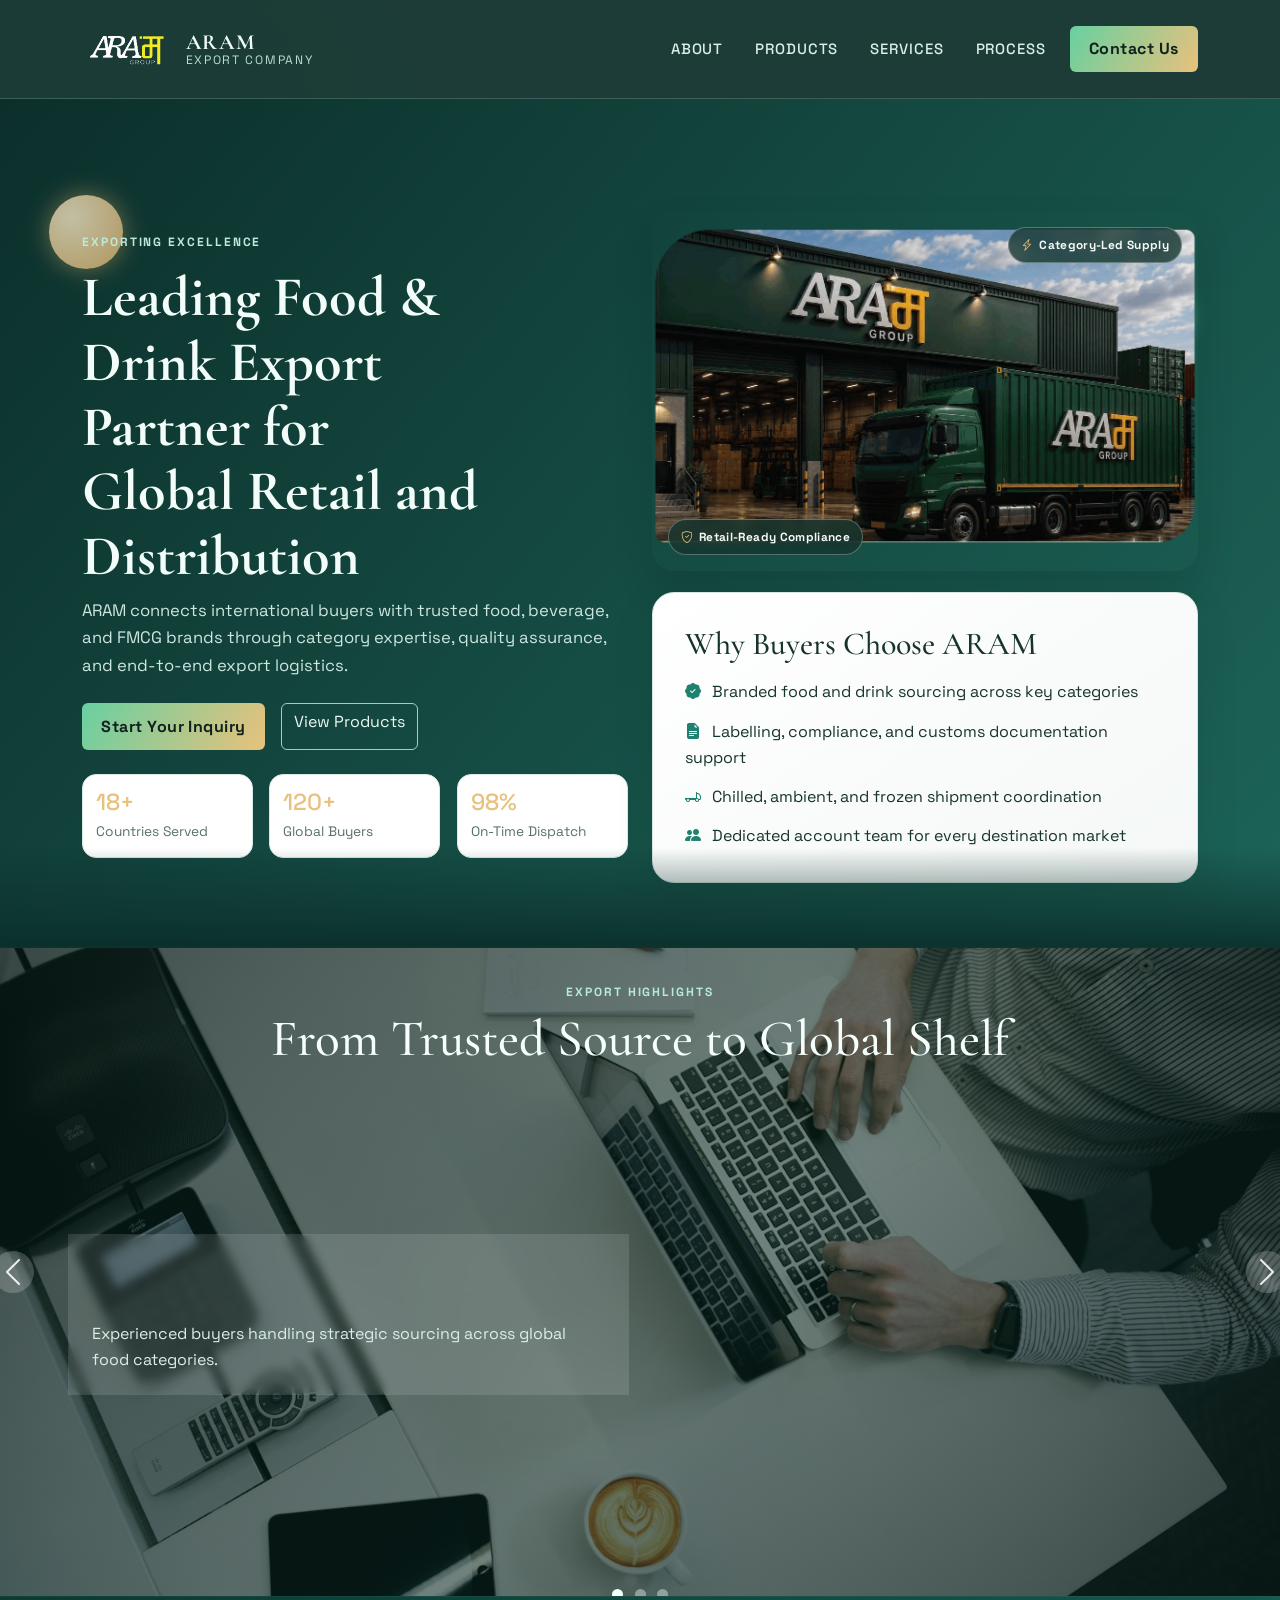
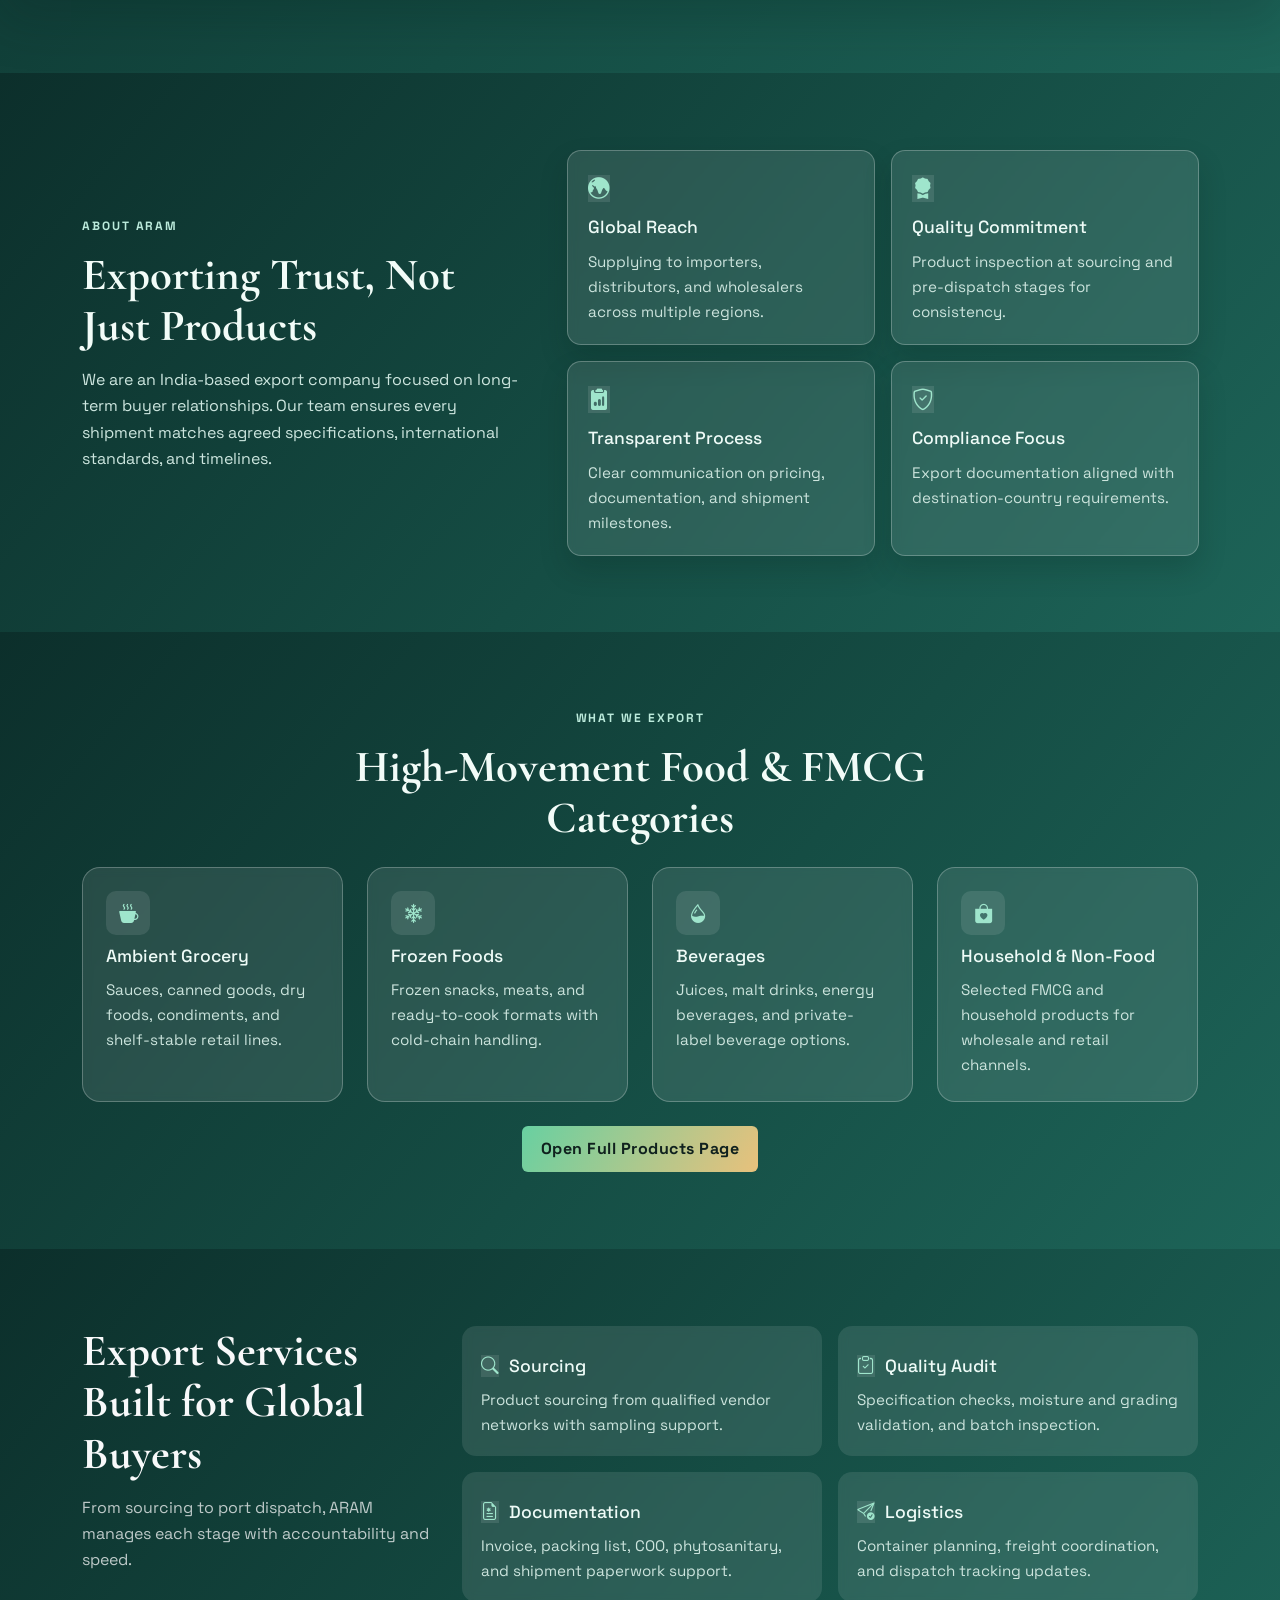
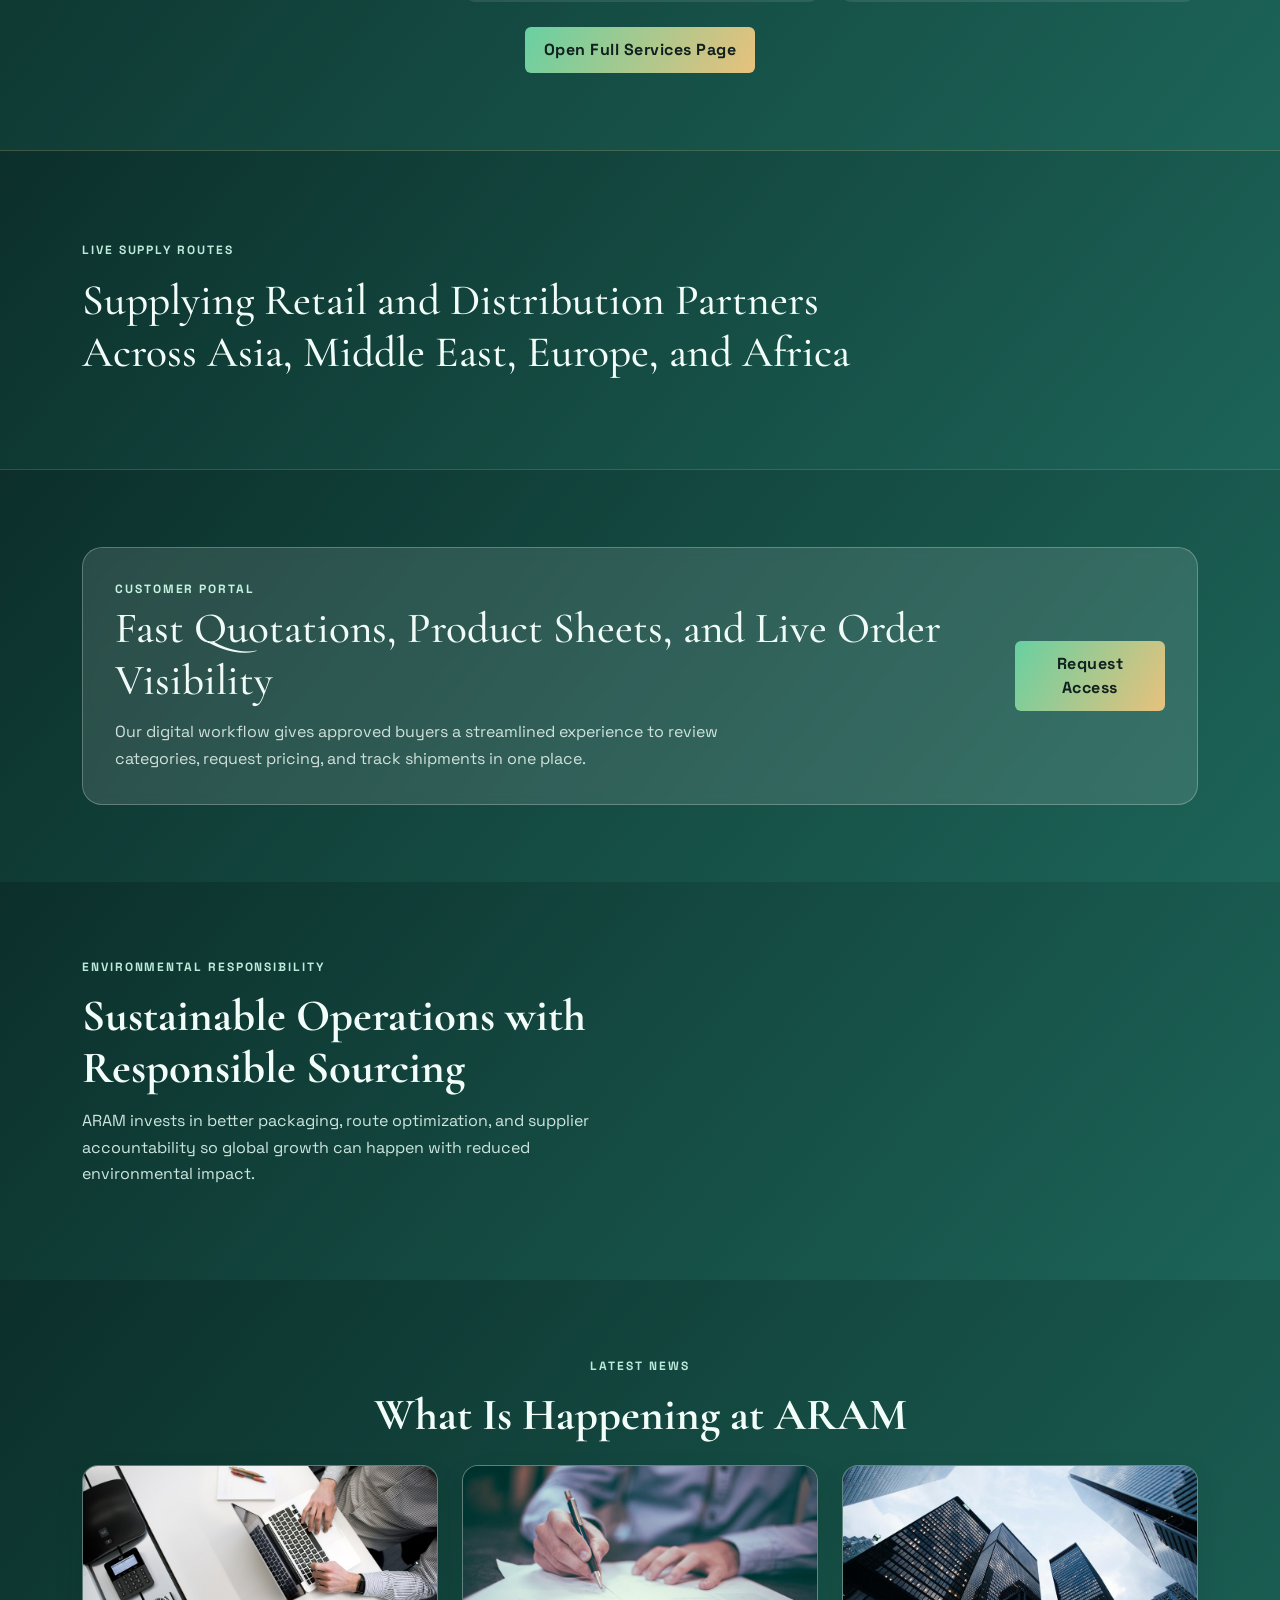
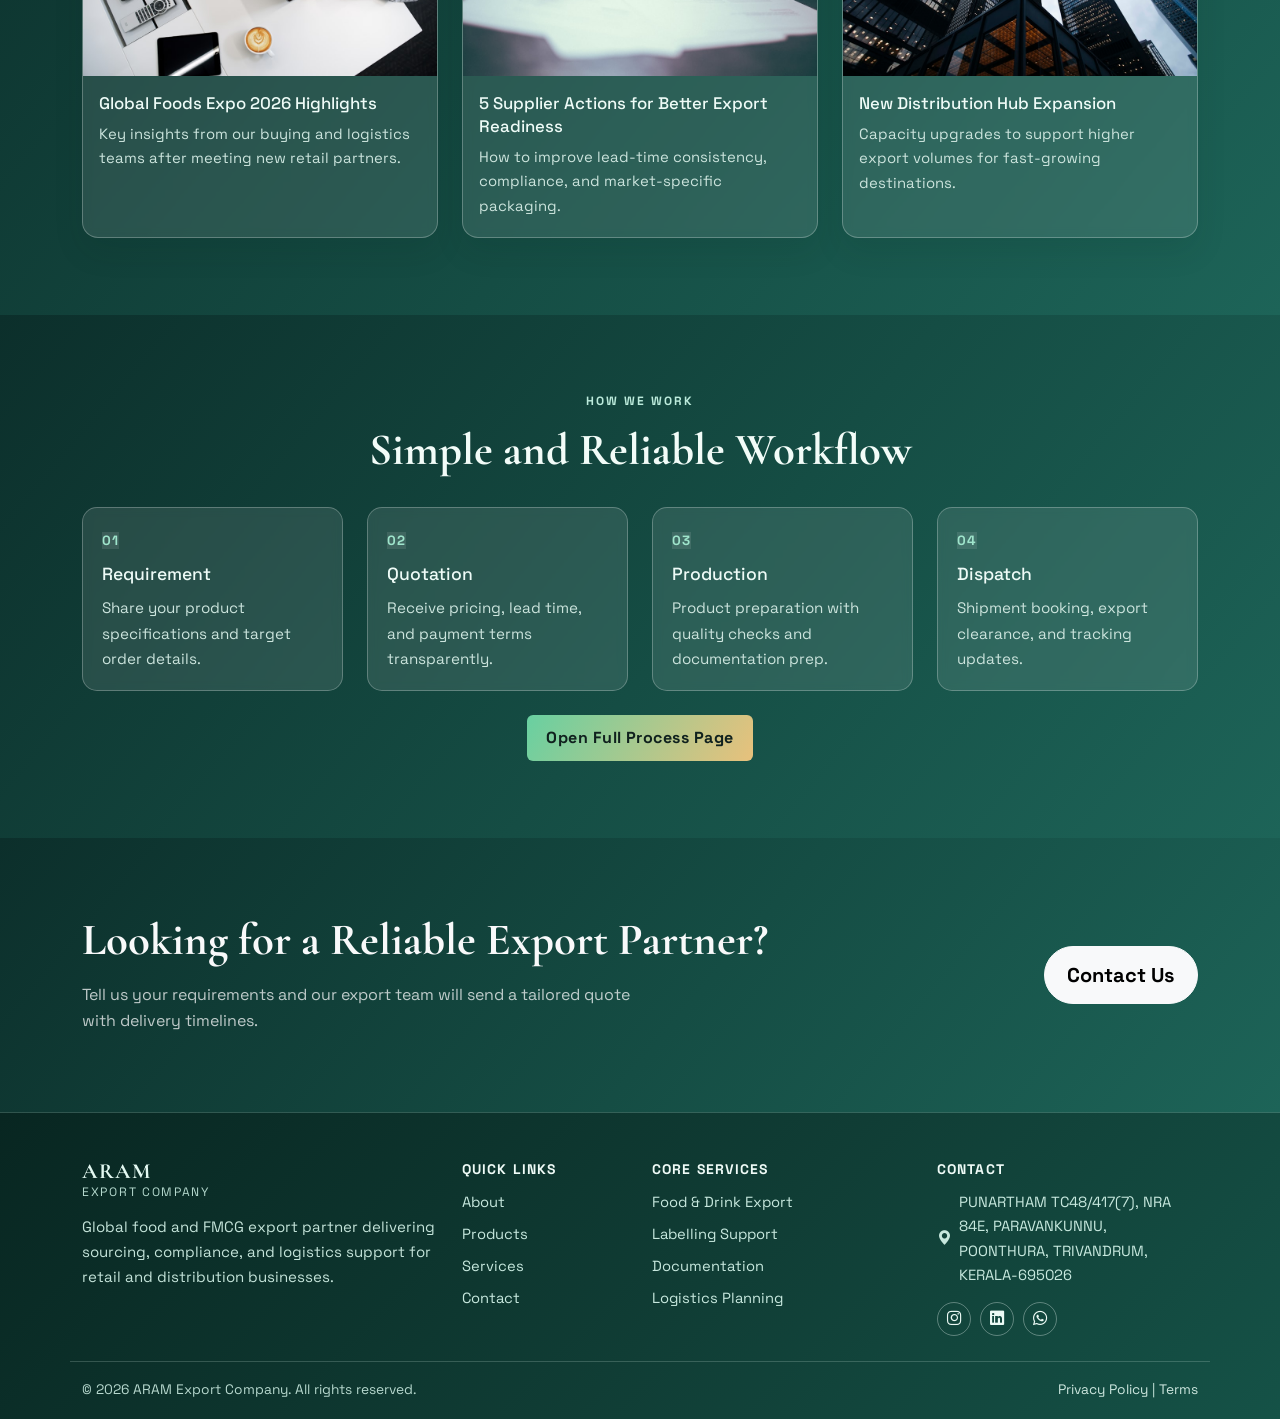
<file: index.html>
<!DOCTYPE html>
<html lang="en">
<head>
    <meta charset="UTF-8">
    <meta name="viewport" content="width=device-width, initial-scale=1.0">
    <meta name="description" content="ARAM Export Company - trusted global export partner for spices, coir products, textiles, and agro commodities from India.">
    <meta name="keywords" content="ARAM export company, Indian exporters, spices export, coir export, textile export, agro commodity export">
    <meta name="author" content="ARAM Export Company">
    <meta name="robots" content="index, follow">
    <meta name="theme-color" content="#0f3d3e">
    <link rel="icon" type="image/png" href="image/2.png">
    <link rel="apple-touch-icon" href="image/2.png">
    <link rel="canonical" href="https://athulbaby11.github.io/aram-group/">

    <meta property="og:type" content="website">
    <meta property="og:title" content="ARAM | Home">
    <meta property="og:description" content="Reliable export solutions from sourcing to shipping. ARAM delivers quality products to global markets.">
    <meta property="og:url" content="https://athulbaby11.github.io/aram-group/">
    <meta property="og:image" content="https://athulbaby11.github.io/aram-group/image/hero-logistics.jpg">
    <meta property="og:image:alt" content="ARAM export logistics and supply operations">

    <meta name="twitter:card" content="summary_large_image">
    <meta name="twitter:title" content="ARAM | Home">
    <meta name="twitter:description" content="ARAM Export Company connects India to global buyers with compliant and consistent export services.">
    <meta name="twitter:image" content="https://athulbaby11.github.io/aram-group/image/hero-logistics.jpg">

    <link rel="preconnect" href="https://fonts.googleapis.com">
    <link rel="preconnect" href="https://fonts.gstatic.com" crossorigin>
    <link href="https://fonts.googleapis.com/css2?family=Cormorant+Garamond:wght@500;700&family=Space+Grotesk:wght@400;500;700&display=swap" rel="stylesheet">
    <link rel="stylesheet" href="css/bootstrap.min.css">
    <link rel="stylesheet" href="css/style.css">
    <link rel="stylesheet" href="https://cdn.jsdelivr.net/npm/bootstrap-icons@1.11.3/font/bootstrap-icons.min.css">
    <title>ARAM Export Company | Global Export Partner</title>
</head>
<body>
    <header class="site-header">
        <nav class="navbar navbar-expand-lg">
            <div class="container py-2">
                <a class="navbar-brand brand" href="#home">
                    <img src="image/2.png" alt="ARAM Group" class="brand-logo">
                    <span class="brand-text">
                        <span class="brand-mark">ARAM</span>
                        <span class="brand-sub">Export Company</span>
                    </span>
                </a>
                <button class="navbar-toggler" type="button" data-bs-toggle="collapse" data-bs-target="#mainNav" aria-controls="mainNav" aria-expanded="false" aria-label="Toggle navigation">
                    <span class="bi bi-list"></span>
                </button>
                <div class="collapse navbar-collapse" id="mainNav">
                    <ul class="navbar-nav ms-auto align-items-lg-center gap-lg-3">
                        <li class="nav-item"><a class="nav-link" href="#about">About</a></li>
                        <li class="nav-item"><a class="nav-link" href="products.html">Products</a></li>
                        <li class="nav-item"><a class="nav-link" href="service.html">Services</a></li>
                        <li class="nav-item"><a class="nav-link" href="process.html">Process</a></li>
                        <li class="nav-item mt-3 mt-lg-0"><a class="btn btn-brand" href="#" data-bs-toggle="offcanvas" data-bs-target="#contactDrawer" aria-controls="contactDrawer">Contact Us</a></li>
                    </ul>
                </div>
            </div>
        </nav>
    </header>

    <main>
        <section id="home" class="hero-section">
            <div class="container">
                <span class="hero-orb orb-one" aria-hidden="true"></span>
                <span class="hero-orb orb-two" aria-hidden="true"></span>
                <div class="row align-items-center gy-5">
                    <div class="col-lg-6">
                        <p class="eyebrow hero-kicker">Exporting Excellence</p>
                        <h1 class="hero-title hero-line">Leading Food & Drink Export Partner for Global Retail and Distribution</h1>
                        <p class="hero-text hero-line">ARAM connects international buyers with trusted food, beverage, and FMCG brands through category expertise, quality assurance, and end-to-end export logistics.</p>
                        <div class="d-flex flex-wrap gap-3 pt-2 hero-cta">
                            <a href="#" class="btn btn-brand" data-bs-toggle="offcanvas" data-bs-target="#contactDrawer" aria-controls="contactDrawer">Start Your Inquiry</a>
                            <a href="products.html" class="btn btn-outline-light">View Products</a>
                        </div>
                        <div class="hero-stats row g-3 pt-4">
                            <div class="col-sm-4">
                                <div class="stat-card">
                                    <h3><span class="counter" data-target="18" data-suffix="+">0</span></h3>
                                    <p>Countries Served</p>
                                </div>
                            </div>
                            <div class="col-sm-4">
                                <div class="stat-card">
                                    <h3><span class="counter" data-target="120" data-suffix="+">0</span></h3>
                                    <p>Global Buyers</p>
                                </div>
                            </div>
                            <div class="col-sm-4">
                                <div class="stat-card">
                                    <h3><span class="counter" data-target="98" data-suffix="%">0</span></h3>
                                    <p>On-Time Dispatch</p>
                                </div>
                            </div>
                        </div>
                    </div>
                    <div class="col-lg-6">
                        <figure class="hero-image-wrap reveal">
                            <img class="hero-main-image" src="image/mockup-04-04.png" alt="Cargo container yard for export logistics" loading="eager" decoding="async">
                            <figcaption class="hero-badge badge-left"><i class="bi bi-shield-check"></i> Retail-Ready Compliance</figcaption>
                            <figcaption class="hero-badge badge-right"><i class="bi bi-lightning-charge"></i> Category-Led Supply</figcaption>
                        </figure>
                        <div class="hero-panel">
                            <h2>Why Buyers Choose ARAM</h2>
                            <ul class="hero-list">
                                <li><i class="bi bi-patch-check-fill"></i> Branded food and drink sourcing across key categories</li>
                                <li><i class="bi bi-file-earmark-text-fill"></i> Labelling, compliance, and customs documentation support</li>
                                <li><i class="bi bi-truck-flatbed"></i> Chilled, ambient, and frozen shipment coordination</li>
                                <li><i class="bi bi-people-fill"></i> Dedicated account team for every destination market</li>
                            </ul>
                        </div>
                    </div>
                </div>
            </div>
        </section>

        <section class="showcase-section section-space">
            <div class="container-fluid px-0">
                <div class="highlight-stage reveal">
                    <img class="highlight-bg" src="image/highlight-bg.jpg" alt="Global export operations and logistics" loading="lazy" decoding="async">
                    <div class="highlight-head text-center">
                        <p class="eyebrow mb-2">Export Highlights</p>
                        <h2>From Trusted Source to Global Shelf</h2>
                    </div>
                    <div id="exportHighlightsCarousel" class="carousel slide highlight-carousel" data-bs-ride="carousel" data-bs-interval="4200" data-bs-touch="true" data-bs-pause="false">
                        <div class="carousel-indicators">
                            <button type="button" data-bs-target="#exportHighlightsCarousel" data-bs-slide-to="0" class="active" aria-current="true" aria-label="Slide 1"></button>
                            <button type="button" data-bs-target="#exportHighlightsCarousel" data-bs-slide-to="1" aria-label="Slide 2"></button>
                            <button type="button" data-bs-target="#exportHighlightsCarousel" data-bs-slide-to="2" aria-label="Slide 3"></button>
                        </div>
                        <div class="carousel-inner">
                            <div class="carousel-item active">
                                <div class="highlight-content">
                                    <h3>Category Expertise</h3>
                                    <p>Experienced buyers handling strategic sourcing across global food categories.</p>
                                </div>
                            </div>
                            <div class="carousel-item">
                                <div class="highlight-content">
                                    <h3>Retail Execution</h3>
                                    <p>Labelling, packing formats, and documentation tailored to each destination market.</p>
                                </div>
                            </div>
                            <div class="carousel-item">
                                <div class="highlight-content">
                                    <h3>Global Distribution</h3>
                                    <p>Reliable dispatch planning for wholesalers, retailers, and foodservice buyers worldwide.</p>
                                </div>
                            </div>
                        </div>
                        <button class="carousel-control-prev" type="button" data-bs-target="#exportHighlightsCarousel" data-bs-slide="prev" aria-label="Previous slide">
                            <span class="carousel-control-prev-icon" aria-hidden="true"></span>
                        </button>
                        <button class="carousel-control-next" type="button" data-bs-target="#exportHighlightsCarousel" data-bs-slide="next" aria-label="Next slide">
                            <span class="carousel-control-next-icon" aria-hidden="true"></span>
                        </button>
                    </div>
                </div>
            </div>
        </section>

        <section id="about" class="about-section section-space">
            <div class="container">
                <div class="row g-5 align-items-center">
                    <div class="col-lg-5">
                        <p class="eyebrow text-dark">About ARAM</p>
                        <h2 class="section-title">Exporting Trust, Not Just Products</h2>
                        <p class="section-text">We are an India-based export company focused on long-term buyer relationships. Our team ensures every shipment matches agreed specifications, international standards, and timelines.</p>
                    </div>
                    <div class="col-lg-7">
                        <div class="about-grid">
                            <article>
                                <i class="bi bi-globe-central-south-asia"></i>
                                <h3>Global Reach</h3>
                                <p>Supplying to importers, distributors, and wholesalers across multiple regions.</p>
                            </article>
                            <article>
                                <i class="bi bi-award-fill"></i>
                                <h3>Quality Commitment</h3>
                                <p>Product inspection at sourcing and pre-dispatch stages for consistency.</p>
                            </article>
                            <article>
                                <i class="bi bi-clipboard2-data-fill"></i>
                                <h3>Transparent Process</h3>
                                <p>Clear communication on pricing, documentation, and shipment milestones.</p>
                            </article>
                            <article>
                                <i class="bi bi-shield-check"></i>
                                <h3>Compliance Focus</h3>
                                <p>Export documentation aligned with destination-country requirements.</p>
                            </article>
                        </div>
                    </div>
                </div>
            </div>
        </section>

        <section id="products" class="products-section section-space">
            <div class="container">
                <div class="text-center mx-auto section-head">
                    <p class="eyebrow">What We Export</p>
                    <h2 class="section-title">High-Movement Food & FMCG Categories</h2>
                </div>
                <div class="row g-4 pt-2">
                    <div class="col-md-6 col-xl-3">
                        <article class="product-card">
                            <i class="bi bi-cup-hot-fill"></i>
                            <h3>Ambient Grocery</h3>
                            <p>Sauces, canned goods, dry foods, condiments, and shelf-stable retail lines.</p>
                        </article>
                    </div>
                    <div class="col-md-6 col-xl-3">
                        <article class="product-card">
                            <i class="bi bi-snow2"></i>
                            <h3>Frozen Foods</h3>
                            <p>Frozen snacks, meats, and ready-to-cook formats with cold-chain handling.</p>
                        </article>
                    </div>
                    <div class="col-md-6 col-xl-3">
                        <article class="product-card">
                            <i class="bi bi-droplet-half"></i>
                            <h3>Beverages</h3>
                            <p>Juices, malt drinks, energy beverages, and private-label beverage options.</p>
                        </article>
                    </div>
                    <div class="col-md-6 col-xl-3">
                        <article class="product-card">
                            <i class="bi bi-bag-heart-fill"></i>
                            <h3>Household & Non-Food</h3>
                            <p>Selected FMCG and household products for wholesale and retail channels.</p>
                        </article>
                    </div>
                </div>
                <div class="text-center pt-4">
                    <a class="btn btn-brand" href="products.html">Open Full Products Page</a>
                </div>
            </div>
        </section>

        <section id="services" class="services-section section-space">
            <div class="container">
                <div class="row g-4">
                    <div class="col-lg-4">
                        <h2 class="section-title text-light">Export Services Built for Global Buyers</h2>
                        <p class="section-text text-light opacity-75">From sourcing to port dispatch, ARAM manages each stage with accountability and speed.</p>
                    </div>
                    <div class="col-lg-8">
                        <div class="row g-3">
                            <div class="col-md-6">
                                <article class="service-card">
                                    <h3><i class="bi bi-search"></i> Sourcing</h3>
                                    <p>Product sourcing from qualified vendor networks with sampling support.</p>
                                </article>
                            </div>
                            <div class="col-md-6">
                                <article class="service-card">
                                    <h3><i class="bi bi-clipboard-check"></i> Quality Audit</h3>
                                    <p>Specification checks, moisture and grading validation, and batch inspection.</p>
                                </article>
                            </div>
                            <div class="col-md-6">
                                <article class="service-card">
                                    <h3><i class="bi bi-file-earmark-medical"></i> Documentation</h3>
                                    <p>Invoice, packing list, COO, phytosanitary, and shipment paperwork support.</p>
                                </article>
                            </div>
                            <div class="col-md-6">
                                <article class="service-card">
                                    <h3><i class="bi bi-send-check"></i> Logistics</h3>
                                    <p>Container planning, freight coordination, and dispatch tracking updates.</p>
                                </article>
                            </div>
                        </div>
                    </div>
                </div>
                <div class="text-center pt-4">
                    <a class="btn btn-brand" href="service.html">Open Full Services Page</a>
                </div>
            </div>
        </section>

        <section class="route-banner reveal">
            <div class="container">
                <div class="route-content">
                    <p class="eyebrow">Live Supply Routes</p>
                    <h2>Supplying Retail and Distribution Partners Across Asia, Middle East, Europe, and Africa</h2>
                </div>
            </div>
        </section>

        <section class="portal-section section-space">
            <div class="container">
                <div class="portal-card reveal">
                    <div>
                        <p class="eyebrow">Customer Portal</p>
                        <h2>Fast Quotations, Product Sheets, and Live Order Visibility</h2>
                        <p>Our digital workflow gives approved buyers a streamlined experience to review categories, request pricing, and track shipments in one place.</p>
                    </div>
                    <a class="btn btn-brand" href="#" data-bs-toggle="offcanvas" data-bs-target="#contactDrawer" aria-controls="contactDrawer">Request Access</a>
                </div>
            </div>
        </section>

        <section class="sustain-section section-space">
            <div class="container">
                <div class="row g-4 align-items-center">
                    <div class="col-lg-6">
                        <p class="eyebrow text-dark">Environmental Responsibility</p>
                        <h2 class="section-title">Sustainable Operations with Responsible Sourcing</h2>
                        <p class="section-text">ARAM invests in better packaging, route optimization, and supplier accountability so global growth can happen with reduced environmental impact.</p>
                    </div>
                    <div class="col-lg-6">
                        <div class="value-pills reveal">
                            <span class="value-pill"><i class="bi bi-recycle"></i> Recyclable Packing Focus</span>
                            <span class="value-pill"><i class="bi bi-truck"></i> Optimized Freight Planning</span>
                            <span class="value-pill"><i class="bi bi-clipboard-check"></i> Supplier Code of Practice</span>
                            <span class="value-pill"><i class="bi bi-cloud-sun"></i> Continuous Carbon Reduction</span>
                        </div>
                    </div>
                </div>
            </div>
        </section>

        <section class="news-section section-space">
            <div class="container">
                <div class="text-center mx-auto section-head mb-4">
                    <p class="eyebrow">Latest News</p>
                    <h2 class="section-title">What Is Happening at ARAM</h2>
                </div>
                <div class="row g-4">
                    <div class="col-md-4">
                        <article class="news-card reveal">
                            <img src="image/news-expo.jpg" alt="Business team at export event" loading="lazy" decoding="async">
                            <div class="news-body">
                                <h3>Global Foods Expo 2026 Highlights</h3>
                                <p>Key insights from our buying and logistics teams after meeting new retail partners.</p>
                            </div>
                        </article>
                    </div>
                    <div class="col-md-4">
                        <article class="news-card reveal">
                            <img src="image/news-supplier.jpg" alt="Supplier strategy planning" loading="lazy" decoding="async">
                            <div class="news-body">
                                <h3>5 Supplier Actions for Better Export Readiness</h3>
                                <p>How to improve lead-time consistency, compliance, and market-specific packaging.</p>
                            </div>
                        </article>
                    </div>
                    <div class="col-md-4">
                        <article class="news-card reveal">
                            <img src="image/news-warehouse.jpg" alt="Modern warehouse and distribution center" loading="lazy" decoding="async">
                            <div class="news-body">
                                <h3>New Distribution Hub Expansion</h3>
                                <p>Capacity upgrades to support higher export volumes for fast-growing destinations.</p>
                            </div>
                        </article>
                    </div>
                </div>
            </div>
        </section>

        <section id="process" class="process-section section-space">
            <div class="container">
                <div class="text-center mx-auto section-head">
                    <p class="eyebrow text-dark">How We Work</p>
                    <h2 class="section-title">Simple and Reliable Workflow</h2>
                </div>
                <div class="row g-4 pt-3">
                    <div class="col-md-6 col-lg-3">
                        <div class="step-card">
                            <span>01</span>
                            <h3>Requirement</h3>
                            <p>Share your product specifications and target order details.</p>
                        </div>
                    </div>
                    <div class="col-md-6 col-lg-3">
                        <div class="step-card">
                            <span>02</span>
                            <h3>Quotation</h3>
                            <p>Receive pricing, lead time, and payment terms transparently.</p>
                        </div>
                    </div>
                    <div class="col-md-6 col-lg-3">
                        <div class="step-card">
                            <span>03</span>
                            <h3>Production</h3>
                            <p>Product preparation with quality checks and documentation prep.</p>
                        </div>
                    </div>
                    <div class="col-md-6 col-lg-3">
                        <div class="step-card">
                            <span>04</span>
                            <h3>Dispatch</h3>
                            <p>Shipment booking, export clearance, and tracking updates.</p>
                        </div>
                    </div>
                </div>
                <div class="text-center pt-4">
                    <a class="btn btn-brand" href="process.html">Open Full Process Page</a>
                </div>
            </div>
        </section>

        <section id="contact" class="contact-section section-space">
            <div class="container">
                <div class="row g-4 align-items-center">
                    <div class="col-lg-8">
                        <h2 class="section-title text-light mb-3">Looking for a Reliable Export Partner?</h2>
                        <p class="section-text text-light opacity-75 mb-0">Tell us your requirements and our export team will send a tailored quote with delivery timelines.</p>
                    </div>
                    <div class="col-lg-4 text-lg-end">
                        <a class="btn btn-light btn-lg" href="#" data-bs-toggle="offcanvas" data-bs-target="#contactDrawer" aria-controls="contactDrawer">Contact Us</a>
                    </div>
                </div>
            </div>
        </section>
    </main>

    <div class="offcanvas offcanvas-end contact-drawer" tabindex="-1" id="contactDrawer" aria-labelledby="contactDrawerLabel">
        <div class="offcanvas-header">
            <div>
                <p class="eyebrow mb-1">Let's Connect</p>
                <h2 class="offcanvas-title" id="contactDrawerLabel">Send Your Requirement</h2>
            </div>
            <button type="button" class="btn-close btn-close-white" data-bs-dismiss="offcanvas" aria-label="Close"></button>
        </div>
        <div class="offcanvas-body">
            <p class="drawer-intro">Share your requirement and our export team will get back with a tailored quote.</p>
            <form id="contactDrawerForm" class="drawer-form" data-sheet-endpoint="https://script.google.com/macros/s/AKfycbx_Lwp1RH04eRW9AB_gteiF2T9-6HlfobvWBQgKV-cbq1wDrLiyti-Et84KVUmDzAXZFQ/exec" novalidate>
                <div class="mb-3">
                    <label class="form-label" for="drawerFullName">Full Name</label>
                    <input id="drawerFullName" name="fullName" type="text" class="form-control" placeholder="Enter your full name" required>
                </div>
                <div class="mb-3">
                    <label class="form-label" for="drawerEmail">Email</label>
                    <input id="drawerEmail" name="email" type="email" class="form-control" placeholder="name@company.com" required>
                </div>
                <div class="mb-3">
                    <label class="form-label" for="drawerPhone">Phone Number</label>
                    <input id="drawerPhone" name="phone" type="tel" class="form-control" placeholder="+91 90000 00000" required>
                </div>
                <div class="mb-2">
                    <label class="form-label" for="drawerNotes">Notes</label>
                    <textarea id="drawerNotes" name="notes" class="form-control" rows="4" placeholder="Mention products, quantity, and destination market" required></textarea>
                </div>
                <div class="mb-3">
                    <label class="form-label" for="drawerCaptcha">Captcha</label>
                    <small id="drawerCaptchaQuestion" class="word-limit d-block mb-2">Security check:</small>
                    <input id="drawerCaptcha" name="captchaAnswer" type="text" class="form-control" placeholder="Enter answer" required>
                </div>
                <input id="drawerWebsite" name="website" type="text" class="d-none" tabindex="-1" autocomplete="off" aria-hidden="true">
                <p id="drawerFormMsg" class="drawer-form-msg" role="status" aria-live="polite"></p>
                <button type="submit" class="btn btn-brand w-100">Submit</button>
            </form>
        </div>
    </div>

    <footer class="site-footer">
        <div class="container">
            <div class="footer-main row g-4">
                <div class="col-lg-4">
                    <a class="footer-brand" href="#home">
                        <span class="brand-mark">ARAM</span>
                        <span class="brand-sub">Export Company</span>
                    </a>
                    <p class="footer-text">Global food and FMCG export partner delivering sourcing, compliance, and logistics support for retail and distribution businesses.</p>
                </div>
                <div class="col-6 col-lg-2">
                    <h3 class="footer-title">Quick Links</h3>
                    <ul class="footer-links">
                        <li><a href="#about">About</a></li>
                        <li><a href="products.html">Products</a></li>
                        <li><a href="service.html">Services</a></li>
                        <li><a href="#contact">Contact</a></li>
                    </ul>
                </div>
                <div class="col-6 col-lg-3">
                    <h3 class="footer-title">Core Services</h3>
                    <ul class="footer-links">
                        <li><a href="service.html">Food & Drink Export</a></li>
                        <li><a href="service.html">Labelling Support</a></li>
                        <li><a href="service.html">Documentation</a></li>
                        <li><a href="service.html">Logistics Planning</a></li>
                    </ul>
                </div>
                <div class="col-lg-3">
                    <h3 class="footer-title">Contact</h3>
                    <ul class="footer-contact">
                        <li><i class="bi bi-geo-alt-fill"></i> PUNARTHAM TC48/417(7), NRA 84E, PARAVANKUNNU, POONTHURA, TRIVANDRUM, KERALA-695026</li>
                    </ul>
                    <div class="footer-socials">
                        <a href="#" aria-label="Instagram"><i class="bi bi-instagram"></i></a>
                        <a href="#" aria-label="LinkedIn"><i class="bi bi-linkedin"></i></a>
                        <a href="#" aria-label="WhatsApp"><i class="bi bi-whatsapp"></i></a>
                    </div>
                </div>
            </div>
            <div class="footer-bottom d-flex flex-column flex-md-row justify-content-between gap-2">
                <p class="mb-0">© 2026 ARAM Export Company. All rights reserved.</p>
                <p class="mb-0"><a href="#">Privacy Policy</a> | <a href="#">Terms</a></p>
            </div>
        </div>
    </footer>

    <script src="https://cdn.jsdelivr.net/npm/@popperjs/core@2.11.8/dist/umd/popper.min.js"></script>
    <script src="js/bootstrap.min.js"></script>
    <script src="js/main.js"></script>
</body>
</html>
</file>
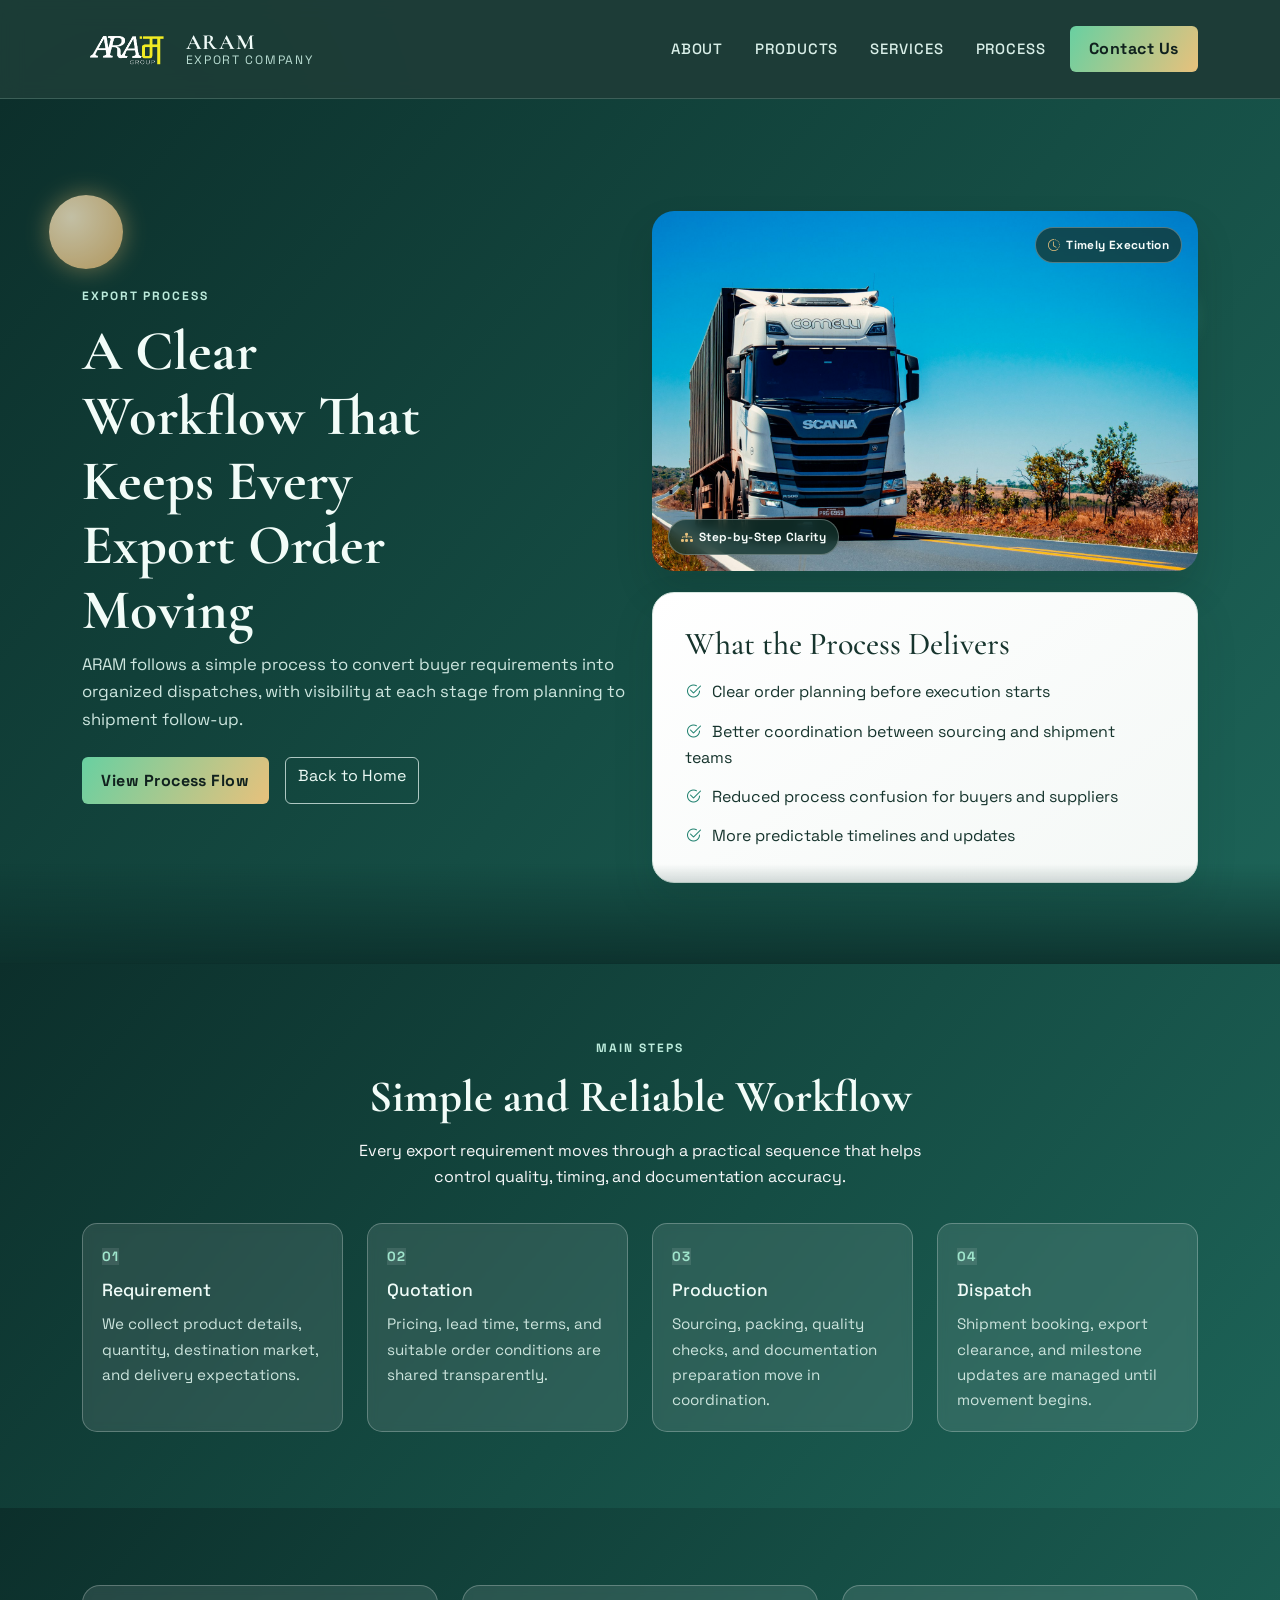
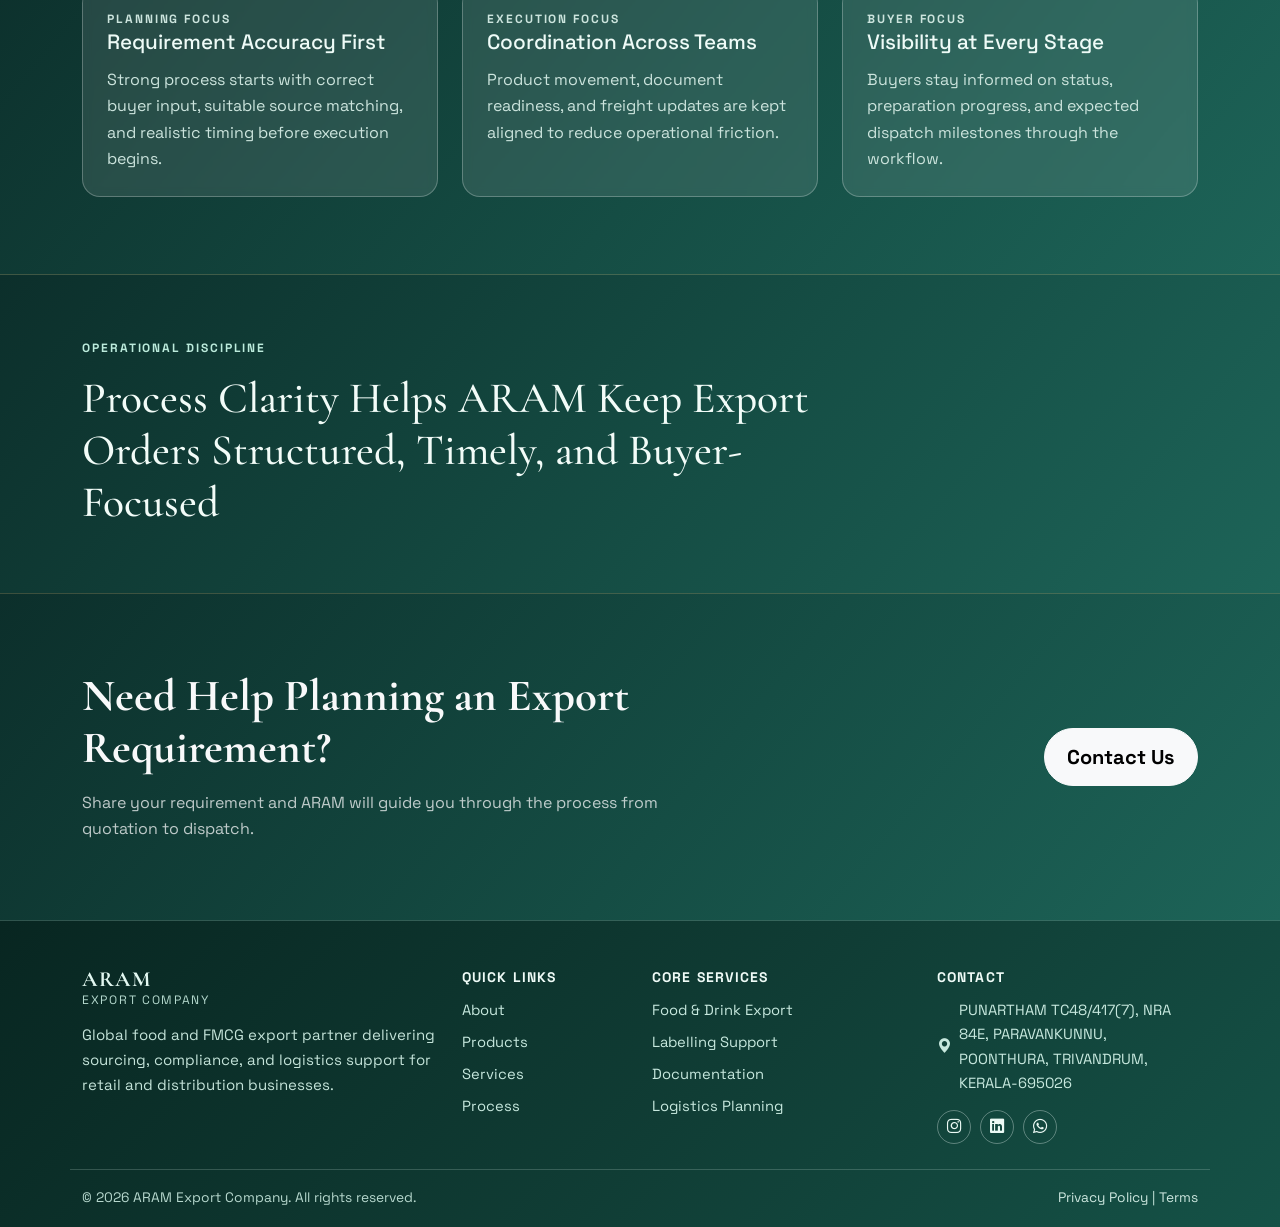
<file: process.html>
<!DOCTYPE html>
<html lang="en">
<head>
    <meta charset="UTF-8">
    <meta name="viewport" content="width=device-width, initial-scale=1.0">
    <meta name="description" content="Explore ARAM's export process from requirement collection to final dispatch and delivery coordination.">
    <meta name="keywords" content="ARAM process, export workflow, export dispatch, shipment process, export planning">
    <meta name="author" content="ARAM Export Company">
    <meta name="robots" content="index, follow">
    <meta name="theme-color" content="#0f3d3e">
    <link rel="icon" type="image/png" href="image/2.png">
    <link rel="apple-touch-icon" href="image/2.png">
    <link rel="canonical" href="https://athulbaby11.github.io/aram-group/process.html">

    <meta property="og:type" content="website">
    <meta property="og:title" content="ARAM | Process">
    <meta property="og:description" content="Understand ARAM's simple and reliable export workflow from inquiry to shipment dispatch.">
    <meta property="og:url" content="https://athulbaby11.github.io/aram-group/process.html">
    <meta property="og:image" content="https://athulbaby11.github.io/aram-group/image/hero-logistics.jpg">
    <meta property="og:image:alt" content="ARAM export process and supply chain workflow">

    <meta name="twitter:card" content="summary_large_image">
    <meta name="twitter:title" content="ARAM | Process">
    <meta name="twitter:description" content="See how ARAM manages export execution with a clear step-by-step process.">
    <meta name="twitter:image" content="https://athulbaby11.github.io/aram-group/image/hero-logistics.jpg">

    <link rel="preconnect" href="https://fonts.googleapis.com">
    <link rel="preconnect" href="https://fonts.gstatic.com" crossorigin>
    <link href="https://fonts.googleapis.com/css2?family=Cormorant+Garamond:wght@500;700&family=Space+Grotesk:wght@400;500;700&display=swap" rel="stylesheet">
    <link rel="stylesheet" href="css/bootstrap.min.css">
    <link rel="stylesheet" href="css/style.css">
    <link rel="stylesheet" href="https://cdn.jsdelivr.net/npm/bootstrap-icons@1.11.3/font/bootstrap-icons.min.css">
    <title>ARAM Export Company | Process</title>
</head>
<body>
    <header class="site-header">
        <nav class="navbar navbar-expand-lg">
            <div class="container py-2">
                <a class="navbar-brand brand" href="index.html#home">
                    <img src="image/2.png" alt="ARAM Group" class="brand-logo">
                    <span class="brand-text">
                        <span class="brand-mark">ARAM</span>
                        <span class="brand-sub">Export Company</span>
                    </span>
                </a>
                <button class="navbar-toggler" type="button" data-bs-toggle="collapse" data-bs-target="#mainNav" aria-controls="mainNav" aria-expanded="false" aria-label="Toggle navigation">
                    <span class="bi bi-list"></span>
                </button>
                <div class="collapse navbar-collapse" id="mainNav">
                    <ul class="navbar-nav ms-auto align-items-lg-center gap-lg-3">
                        <li class="nav-item"><a class="nav-link" href="index.html#about">About</a></li>
                        <li class="nav-item"><a class="nav-link" href="products.html">Products</a></li>
                        <li class="nav-item"><a class="nav-link" href="service.html">Services</a></li>
                        <li class="nav-item"><a class="nav-link" href="process.html">Process</a></li>
                        <li class="nav-item mt-3 mt-lg-0"><a class="btn btn-brand" href="#" data-bs-toggle="offcanvas" data-bs-target="#contactDrawer" aria-controls="contactDrawer">Contact Us</a></li>
                    </ul>
                </div>
            </div>
        </nav>
    </header>

    <main>
        <section class="hero-section process-hero">
            <div class="container">
                <span class="hero-orb orb-one" aria-hidden="true"></span>
                <span class="hero-orb orb-two" aria-hidden="true"></span>
                <div class="row align-items-center gy-5">
                    <div class="col-lg-6">
                        <p class="eyebrow hero-kicker">Export Process</p>
                        <h1 class="hero-title hero-line">A Clear Workflow That Keeps Every Export Order Moving</h1>
                        <p class="hero-text hero-line">ARAM follows a simple process to convert buyer requirements into organized dispatches, with visibility at each stage from planning to shipment follow-up.</p>
                        <div class="d-flex flex-wrap gap-3 pt-2 hero-cta">
                            <a href="#process-flow" class="btn btn-brand">View Process Flow</a>
                            <a href="index.html" class="btn btn-outline-light">Back to Home</a>
                        </div>
                    </div>
                    <div class="col-lg-6">
                        <figure class="hero-image-wrap reveal">
                            <img src="image/route-banner.jpg" alt="ARAM export workflow and shipment movement" loading="eager" decoding="async">
                            <figcaption class="hero-badge badge-left"><i class="bi bi-diagram-3-fill"></i> Step-by-Step Clarity</figcaption>
                            <figcaption class="hero-badge badge-right"><i class="bi bi-clock-history"></i> Timely Execution</figcaption>
                        </figure>
                        <div class="hero-panel process-hero-panel">
                            <h2>What the Process Delivers</h2>
                            <ul class="hero-list">
                                <li><i class="bi bi-check2-circle"></i> Clear order planning before execution starts</li>
                                <li><i class="bi bi-check2-circle"></i> Better coordination between sourcing and shipment teams</li>
                                <li><i class="bi bi-check2-circle"></i> Reduced process confusion for buyers and suppliers</li>
                                <li><i class="bi bi-check2-circle"></i> More predictable timelines and updates</li>
                            </ul>
                        </div>
                    </div>
                </div>
            </div>
        </section>

        <section id="process-flow" class="process-section section-space">
            <div class="container">
                <div class="text-center mx-auto section-head">
                    <p class="eyebrow text-dark">Main Steps</p>
                    <h2 class="section-title">Simple and Reliable Workflow</h2>
                    <p class="section-text text-light mx-auto">Every export requirement moves through a practical sequence that helps control quality, timing, and documentation accuracy.</p>
                </div>
                <div class="row g-4 pt-3">
                    <div class="col-md-6 col-lg-3">
                        <div class="step-card reveal">
                            <span>01</span>
                            <h3>Requirement</h3>
                            <p>We collect product details, quantity, destination market, and delivery expectations.</p>
                        </div>
                    </div>
                    <div class="col-md-6 col-lg-3">
                        <div class="step-card reveal">
                            <span>02</span>
                            <h3>Quotation</h3>
                            <p>Pricing, lead time, terms, and suitable order conditions are shared transparently.</p>
                        </div>
                    </div>
                    <div class="col-md-6 col-lg-3">
                        <div class="step-card reveal">
                            <span>03</span>
                            <h3>Production</h3>
                            <p>Sourcing, packing, quality checks, and documentation preparation move in coordination.</p>
                        </div>
                    </div>
                    <div class="col-md-6 col-lg-3">
                        <div class="step-card reveal">
                            <span>04</span>
                            <h3>Dispatch</h3>
                            <p>Shipment booking, export clearance, and milestone updates are managed until movement begins.</p>
                        </div>
                    </div>
                </div>
            </div>
        </section>

        <section class="process-detail-section section-space">
            <div class="container">
                <div class="row g-4 align-items-stretch">
                    <div class="col-lg-4">
                        <article class="process-detail-card reveal">
                            <p class="eyebrow">Planning Focus</p>
                            <h3>Requirement Accuracy First</h3>
                            <p>Strong process starts with correct buyer input, suitable source matching, and realistic timing before execution begins.</p>
                        </article>
                    </div>
                    <div class="col-lg-4">
                        <article class="process-detail-card reveal">
                            <p class="eyebrow">Execution Focus</p>
                            <h3>Coordination Across Teams</h3>
                            <p>Product movement, document readiness, and freight updates are kept aligned to reduce operational friction.</p>
                        </article>
                    </div>
                    <div class="col-lg-4">
                        <article class="process-detail-card reveal">
                            <p class="eyebrow">Buyer Focus</p>
                            <h3>Visibility at Every Stage</h3>
                            <p>Buyers stay informed on status, preparation progress, and expected dispatch milestones through the workflow.</p>
                        </article>
                    </div>
                </div>
            </div>
        </section>

        <section class="route-banner reveal">
            <div class="container">
                <div class="route-content">
                    <p class="eyebrow">Operational Discipline</p>
                    <h2>Process Clarity Helps ARAM Keep Export Orders Structured, Timely, and Buyer-Focused</h2>
                </div>
            </div>
        </section>

        <section class="contact-section section-space">
            <div class="container">
                <div class="row g-4 align-items-center">
                    <div class="col-lg-8">
                        <h2 class="section-title text-light mb-3">Need Help Planning an Export Requirement?</h2>
                        <p class="section-text text-light opacity-75 mb-0">Share your requirement and ARAM will guide you through the process from quotation to dispatch.</p>
                    </div>
                    <div class="col-lg-4 text-lg-end">
                        <a class="btn btn-light btn-lg" href="#" data-bs-toggle="offcanvas" data-bs-target="#contactDrawer" aria-controls="contactDrawer">Contact Us</a>
                    </div>
                </div>
            </div>
        </section>
    </main>

    <div class="offcanvas offcanvas-end contact-drawer" tabindex="-1" id="contactDrawer" aria-labelledby="contactDrawerLabel">
        <div class="offcanvas-header">
            <div>
                <p class="eyebrow mb-1">Let's Connect</p>
                <h2 class="offcanvas-title" id="contactDrawerLabel">Send Your Requirement</h2>
            </div>
            <button type="button" class="btn-close btn-close-white" data-bs-dismiss="offcanvas" aria-label="Close"></button>
        </div>
        <div class="offcanvas-body">
            <p class="drawer-intro">Share your requirement and our export team will get back with a tailored quote.</p>
            <form id="contactDrawerForm" class="drawer-form" data-sheet-endpoint="https://script.google.com/macros/s/AKfycbx_Lwp1RH04eRW9AB_gteiF2T9-6HlfobvWBQgKV-cbq1wDrLiyti-Et84KVUmDzAXZFQ/exec" novalidate>
                <div class="mb-3">
                    <label class="form-label" for="drawerFullName">Full Name</label>
                    <input id="drawerFullName" name="fullName" type="text" class="form-control" placeholder="Enter your full name" required>
                </div>
                <div class="mb-3">
                    <label class="form-label" for="drawerEmail">Email</label>
                    <input id="drawerEmail" name="email" type="email" class="form-control" placeholder="name@company.com" required>
                </div>
                <div class="mb-3">
                    <label class="form-label" for="drawerPhone">Phone Number</label>
                    <input id="drawerPhone" name="phone" type="tel" class="form-control" placeholder="+91 90000 00000" required>
                </div>
                <div class="mb-2">
                    <label class="form-label" for="drawerNotes">Notes</label>
                    <textarea id="drawerNotes" name="notes" class="form-control" rows="4" placeholder="Mention process need, product, and destination market" required></textarea>
                </div>
                <div class="d-flex justify-content-between align-items-center mb-3">
                    <small id="notesWordCount" class="word-limit">0/50 words</small>
                    <small class="word-limit">Max 50 words</small>
                </div>
                <div class="mb-3">
                    <label class="form-label" for="drawerCaptcha">Captcha</label>
                    <small id="drawerCaptchaQuestion" class="word-limit d-block mb-2">Security check:</small>
                    <input id="drawerCaptcha" name="captchaAnswer" type="text" class="form-control" placeholder="Enter answer" required>
                </div>
                <input id="drawerWebsite" name="website" type="text" class="d-none" tabindex="-1" autocomplete="off" aria-hidden="true">
                <p id="drawerFormMsg" class="drawer-form-msg" role="status" aria-live="polite"></p>
                <button type="submit" class="btn btn-brand w-100">Submit</button>
            </form>
        </div>
    </div>

    <footer class="site-footer">
        <div class="container">
            <div class="footer-main row g-4">
                <div class="col-lg-4">
                    <a class="footer-brand" href="index.html#home">
                        <span class="brand-mark">ARAM</span>
                        <span class="brand-sub">Export Company</span>
                    </a>
                    <p class="footer-text">Global food and FMCG export partner delivering sourcing, compliance, and logistics support for retail and distribution businesses.</p>
                </div>
                <div class="col-6 col-lg-2">
                    <h3 class="footer-title">Quick Links</h3>
                    <ul class="footer-links">
                        <li><a href="index.html#about">About</a></li>
                        <li><a href="products.html">Products</a></li>
                        <li><a href="service.html">Services</a></li>
                        <li><a href="process.html">Process</a></li>
                    </ul>
                </div>
                <div class="col-6 col-lg-3">
                    <h3 class="footer-title">Core Services</h3>
                    <ul class="footer-links">
                        <li><a href="service.html">Food & Drink Export</a></li>
                        <li><a href="service.html">Labelling Support</a></li>
                        <li><a href="service.html">Documentation</a></li>
                        <li><a href="service.html">Logistics Planning</a></li>
                    </ul>
                </div>
                <div class="col-lg-3">
                    <h3 class="footer-title">Contact</h3>
                    <ul class="footer-contact">
                        <li><i class="bi bi-geo-alt-fill"></i> PUNARTHAM TC48/417(7), NRA 84E, PARAVANKUNNU, POONTHURA, TRIVANDRUM, KERALA-695026</li>
                    </ul>
                    <div class="footer-socials">
                        <a href="#" aria-label="Instagram"><i class="bi bi-instagram"></i></a>
                        <a href="#" aria-label="LinkedIn"><i class="bi bi-linkedin"></i></a>
                        <a href="#" aria-label="WhatsApp"><i class="bi bi-whatsapp"></i></a>
                    </div>
                </div>
            </div>
            <div class="footer-bottom d-flex flex-column flex-md-row justify-content-between gap-2">
                <p class="mb-0">© 2026 ARAM Export Company. All rights reserved.</p>
                <p class="mb-0"><a href="#">Privacy Policy</a> | <a href="#">Terms</a></p>
            </div>
        </div>
    </footer>

    <script src="https://cdn.jsdelivr.net/npm/@popperjs/core@2.11.8/dist/umd/popper.min.js"></script>
    <script src="js/bootstrap.min.js"></script>
    <script src="js/main.js"></script>
</body>
</html>
</file>
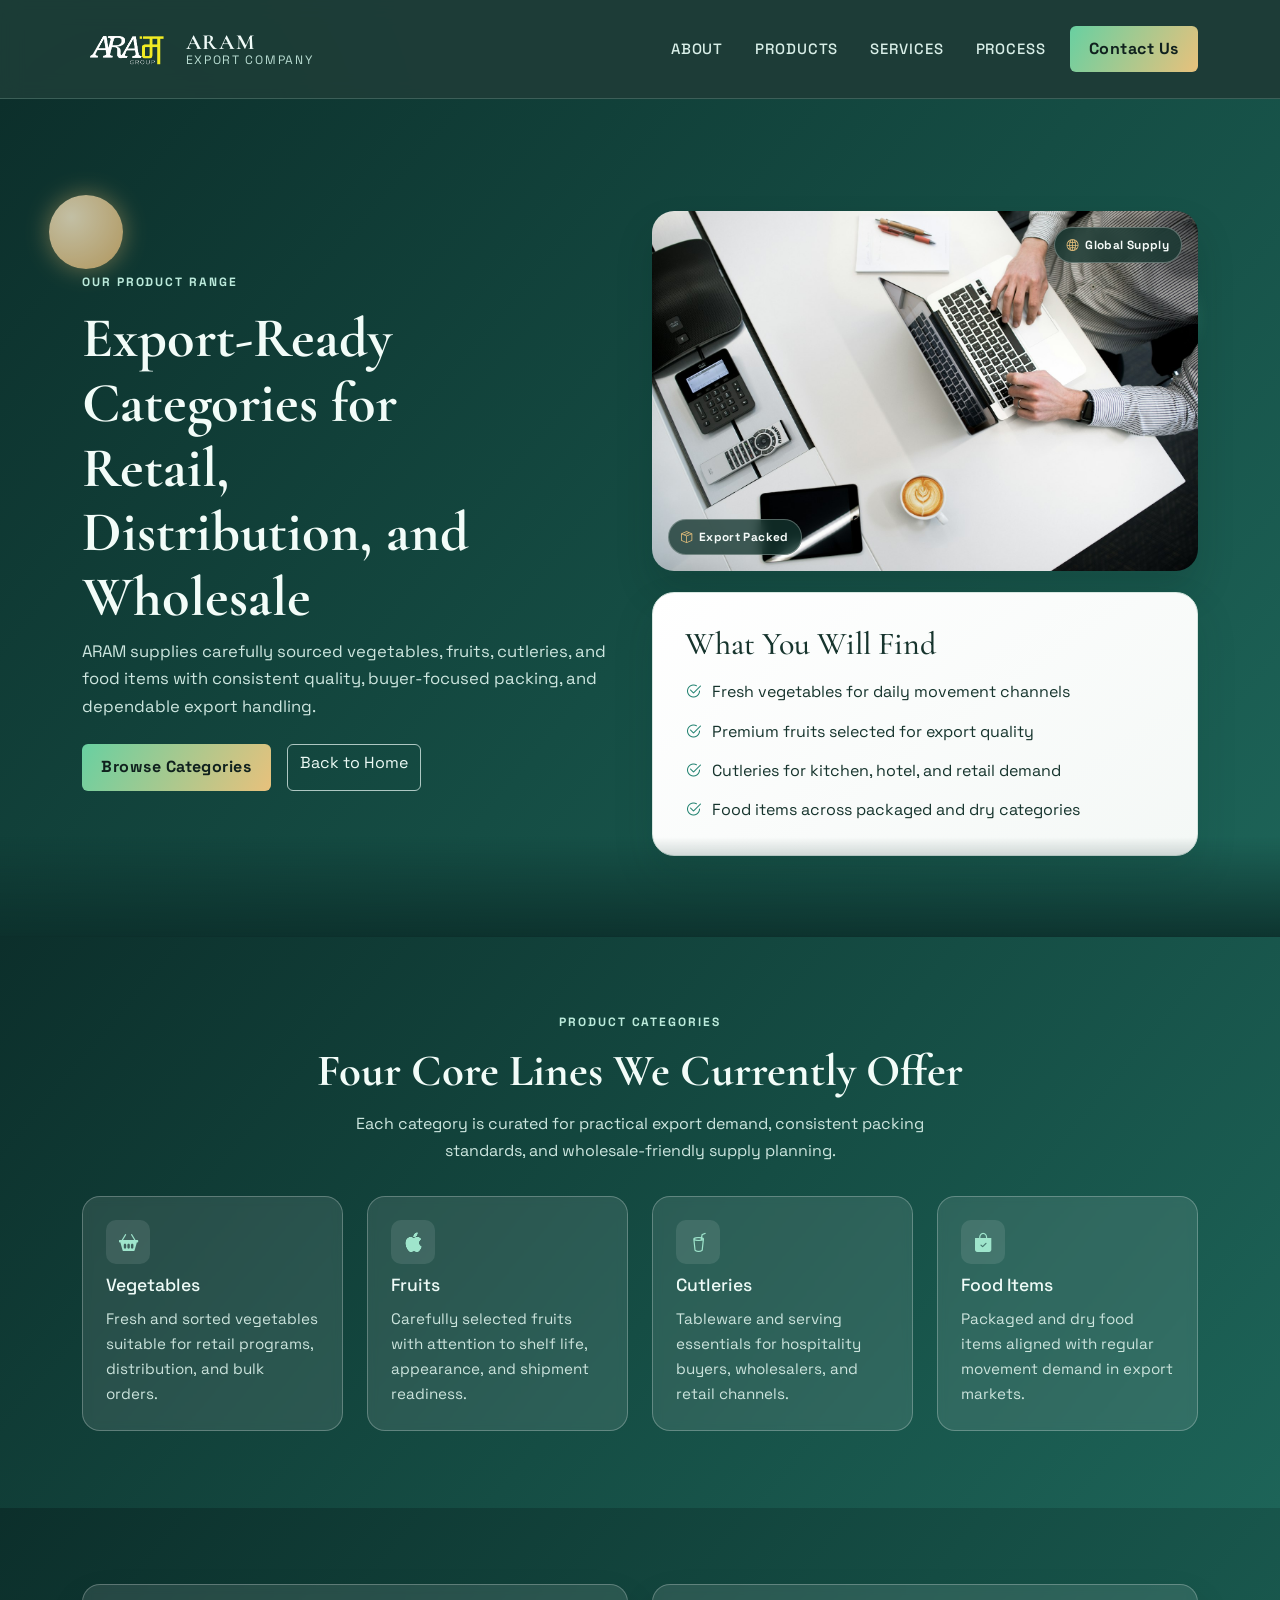
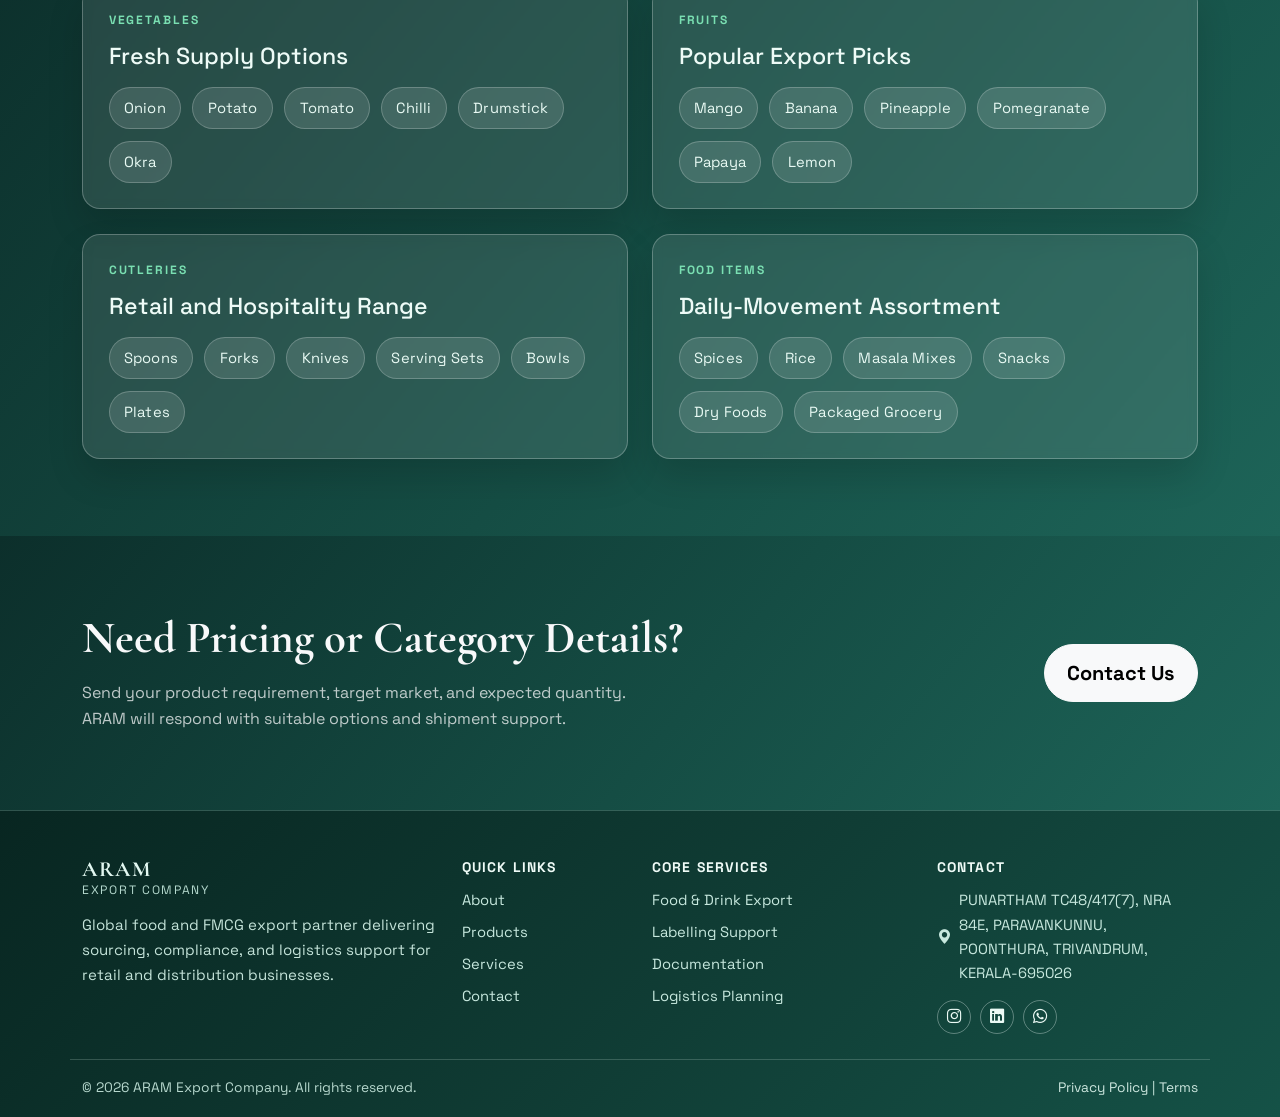
<file: products.html>
<!DOCTYPE html>
<html lang="en">
<head>
    <meta charset="UTF-8">
    <meta name="viewport" content="width=device-width, initial-scale=1.0">
    <meta name="description" content="Explore ARAM product categories including vegetables, fruits, cutleries, and food items for export supply.">
    <meta name="keywords" content="ARAM products, vegetables export, fruits export, cutleries export, food items export">
    <meta name="author" content="ARAM Export Company">
    <meta name="robots" content="index, follow">
    <meta name="theme-color" content="#0f3d3e">
    <link rel="icon" type="image/png" href="image/2.png">
    <link rel="apple-touch-icon" href="image/2.png">
    <link rel="canonical" href="https://athulbaby11.github.io/aram-group/products.html">

    <meta property="og:type" content="website">
    <meta property="og:title" content="ARAM | Products">
    <meta property="og:description" content="Browse ARAM export product categories across vegetables, fruits, cutleries, and food items.">
    <meta property="og:url" content="https://athulbaby11.github.io/aram-group/products.html">
    <meta property="og:image" content="https://athulbaby11.github.io/aram-group/image/hero-logistics.jpg">
    <meta property="og:image:alt" content="ARAM export products and logistics overview">

    <meta name="twitter:card" content="summary_large_image">
    <meta name="twitter:title" content="ARAM | Products">
    <meta name="twitter:description" content="Discover ARAM's export-ready product categories for global buyers and distributors.">
    <meta name="twitter:image" content="https://athulbaby11.github.io/aram-group/image/hero-logistics.jpg">

    <link rel="preconnect" href="https://fonts.googleapis.com">
    <link rel="preconnect" href="https://fonts.gstatic.com" crossorigin>
    <link href="https://fonts.googleapis.com/css2?family=Cormorant+Garamond:wght@500;700&family=Space+Grotesk:wght@400;500;700&display=swap" rel="stylesheet">
    <link rel="stylesheet" href="css/bootstrap.min.css">
    <link rel="stylesheet" href="css/style.css">
    <link rel="stylesheet" href="https://cdn.jsdelivr.net/npm/bootstrap-icons@1.11.3/font/bootstrap-icons.min.css">
    <title>ARAM Export Company | Products</title>
</head>
<body>
    <header class="site-header">
        <nav class="navbar navbar-expand-lg">
            <div class="container py-2">
                <a class="navbar-brand brand" href="index.html#home">
                    <img src="image/2.png" alt="ARAM Group" class="brand-logo">
                    <span class="brand-text">
                        <span class="brand-mark">ARAM</span>
                        <span class="brand-sub">Export Company</span>
                    </span>
                </a>
                <button class="navbar-toggler" type="button" data-bs-toggle="collapse" data-bs-target="#mainNav" aria-controls="mainNav" aria-expanded="false" aria-label="Toggle navigation">
                    <span class="bi bi-list"></span>
                </button>
                <div class="collapse navbar-collapse" id="mainNav">
                    <ul class="navbar-nav ms-auto align-items-lg-center gap-lg-3">
                        <li class="nav-item"><a class="nav-link" href="index.html#about">About</a></li>
                        <li class="nav-item"><a class="nav-link" href="products.html">Products</a></li>
                        <li class="nav-item"><a class="nav-link" href="service.html">Services</a></li>
                        <li class="nav-item"><a class="nav-link" href="process.html">Process</a></li>
                        <li class="nav-item mt-3 mt-lg-0"><a class="btn btn-brand" href="#" data-bs-toggle="offcanvas" data-bs-target="#contactDrawer" aria-controls="contactDrawer">Contact Us</a></li>
                    </ul>
                </div>
            </div>
        </nav>
    </header>

    <main>
        <section class="hero-section catalog-hero">
            <div class="container">
                <span class="hero-orb orb-one" aria-hidden="true"></span>
                <span class="hero-orb orb-two" aria-hidden="true"></span>
                <div class="row align-items-center gy-5">
                    <div class="col-lg-6">
                        <p class="eyebrow hero-kicker">Our Product Range</p>
                        <h1 class="hero-title hero-line">Export-Ready Categories for Retail, Distribution, and Wholesale</h1>
                        <p class="hero-text hero-line">ARAM supplies carefully sourced vegetables, fruits, cutleries, and food items with consistent quality, buyer-focused packing, and dependable export handling.</p>
                        <div class="d-flex flex-wrap gap-3 pt-2 hero-cta">
                            <a href="#catalog" class="btn btn-brand">Browse Categories</a>
                            <a href="index.html" class="btn btn-outline-light">Back to Home</a>
                        </div>
                    </div>
                    <div class="col-lg-6">
                        <figure class="hero-image-wrap reveal">
                            <img src="image/highlight-bg.jpg" alt="ARAM product export assortment" loading="eager" decoding="async">
                            <figcaption class="hero-badge badge-left"><i class="bi bi-box-seam"></i> Export Packed</figcaption>
                            <figcaption class="hero-badge badge-right"><i class="bi bi-globe2"></i> Global Supply</figcaption>
                        </figure>
                        <div class="hero-panel catalog-hero-panel">
                            <h2>What You Will Find</h2>
                            <ul class="hero-list">
                                <li><i class="bi bi-check2-circle"></i> Fresh vegetables for daily movement channels</li>
                                <li><i class="bi bi-check2-circle"></i> Premium fruits selected for export quality</li>
                                <li><i class="bi bi-check2-circle"></i> Cutleries for kitchen, hotel, and retail demand</li>
                                <li><i class="bi bi-check2-circle"></i> Food items across packaged and dry categories</li>
                            </ul>
                        </div>
                    </div>
                </div>
            </div>
        </section>

        <section id="catalog" class="products-section section-space">
            <div class="container">
                <div class="text-center mx-auto section-head">
                    <p class="eyebrow">Product Categories</p>
                    <h2 class="section-title">Four Core Lines We Currently Offer</h2>
                    <p class="section-text mx-auto">Each category is curated for practical export demand, consistent packing standards, and wholesale-friendly supply planning.</p>
                </div>
                <div class="row g-4 pt-3">
                    <div class="col-md-6 col-xl-3">
                        <article class="product-card">
                            <i class="bi bi-basket2-fill"></i>
                            <h3>Vegetables</h3>
                            <p>Fresh and sorted vegetables suitable for retail programs, distribution, and bulk orders.</p>
                        </article>
                    </div>
                    <div class="col-md-6 col-xl-3">
                        <article class="product-card">
                            <i class="bi bi-apple"></i>
                            <h3>Fruits</h3>
                            <p>Carefully selected fruits with attention to shelf life, appearance, and shipment readiness.</p>
                        </article>
                    </div>
                    <div class="col-md-6 col-xl-3">
                        <article class="product-card">
                            <i class="bi bi-cup-straw"></i>
                            <h3>Cutleries</h3>
                            <p>Tableware and serving essentials for hospitality buyers, wholesalers, and retail channels.</p>
                        </article>
                    </div>
                    <div class="col-md-6 col-xl-3">
                        <article class="product-card">
                            <i class="bi bi-bag-check-fill"></i>
                            <h3>Food Items</h3>
                            <p>Packaged and dry food items aligned with regular movement demand in export markets.</p>
                        </article>
                    </div>
                </div>
            </div>
        </section>

        <section class="catalog-detail-section section-space">
            <div class="container">
                <div class="row g-4">
                    <div class="col-md-6">
                        <article class="category-card reveal">
                            <p class="eyebrow">Vegetables</p>
                            <h3>Fresh Supply Options</h3>
                            <div class="product-chip-wrap">
                                <span class="product-chip">Onion</span>
                                <span class="product-chip">Potato</span>
                                <span class="product-chip">Tomato</span>
                                <span class="product-chip">Chilli</span>
                                <span class="product-chip">Drumstick</span>
                                <span class="product-chip">Okra</span>
                            </div>
                        </article>
                    </div>
                    <div class="col-md-6">
                        <article class="category-card reveal">
                            <p class="eyebrow">Fruits</p>
                            <h3>Popular Export Picks</h3>
                            <div class="product-chip-wrap">
                                <span class="product-chip">Mango</span>
                                <span class="product-chip">Banana</span>
                                <span class="product-chip">Pineapple</span>
                                <span class="product-chip">Pomegranate</span>
                                <span class="product-chip">Papaya</span>
                                <span class="product-chip">Lemon</span>
                            </div>
                        </article>
                    </div>
                    <div class="col-md-6">
                        <article class="category-card reveal">
                            <p class="eyebrow">Cutleries</p>
                            <h3>Retail and Hospitality Range</h3>
                            <div class="product-chip-wrap">
                                <span class="product-chip">Spoons</span>
                                <span class="product-chip">Forks</span>
                                <span class="product-chip">Knives</span>
                                <span class="product-chip">Serving Sets</span>
                                <span class="product-chip">Bowls</span>
                                <span class="product-chip">Plates</span>
                            </div>
                        </article>
                    </div>
                    <div class="col-md-6">
                        <article class="category-card reveal">
                            <p class="eyebrow">Food Items</p>
                            <h3>Daily-Movement Assortment</h3>
                            <div class="product-chip-wrap">
                                <span class="product-chip">Spices</span>
                                <span class="product-chip">Rice</span>
                                <span class="product-chip">Masala Mixes</span>
                                <span class="product-chip">Snacks</span>
                                <span class="product-chip">Dry Foods</span>
                                <span class="product-chip">Packaged Grocery</span>
                            </div>
                        </article>
                    </div>
                </div>
            </div>
        </section>

        <section class="contact-section section-space">
            <div class="container">
                <div class="row g-4 align-items-center">
                    <div class="col-lg-8">
                        <h2 class="section-title text-light mb-3">Need Pricing or Category Details?</h2>
                        <p class="section-text text-light opacity-75 mb-0">Send your product requirement, target market, and expected quantity. ARAM will respond with suitable options and shipment support.</p>
                    </div>
                    <div class="col-lg-4 text-lg-end">
                        <a class="btn btn-light btn-lg" href="#" data-bs-toggle="offcanvas" data-bs-target="#contactDrawer" aria-controls="contactDrawer">Contact Us</a>
                    </div>
                </div>
            </div>
        </section>
    </main>

    <div class="offcanvas offcanvas-end contact-drawer" tabindex="-1" id="contactDrawer" aria-labelledby="contactDrawerLabel">
        <div class="offcanvas-header">
            <div>
                <p class="eyebrow mb-1">Let's Connect</p>
                <h2 class="offcanvas-title" id="contactDrawerLabel">Send Your Requirement</h2>
            </div>
            <button type="button" class="btn-close btn-close-white" data-bs-dismiss="offcanvas" aria-label="Close"></button>
        </div>
        <div class="offcanvas-body">
            <p class="drawer-intro">Share your requirement and our export team will get back with a tailored quote.</p>
            <form id="contactDrawerForm" class="drawer-form" data-sheet-endpoint="https://script.google.com/macros/s/AKfycbx_Lwp1RH04eRW9AB_gteiF2T9-6HlfobvWBQgKV-cbq1wDrLiyti-Et84KVUmDzAXZFQ/exec" novalidate>
                <div class="mb-3">
                    <label class="form-label" for="drawerFullName">Full Name</label>
                    <input id="drawerFullName" name="fullName" type="text" class="form-control" placeholder="Enter your full name" required>
                </div>
                <div class="mb-3">
                    <label class="form-label" for="drawerEmail">Email</label>
                    <input id="drawerEmail" name="email" type="email" class="form-control" placeholder="name@company.com" required>
                </div>
                <div class="mb-3">
                    <label class="form-label" for="drawerPhone">Phone Number</label>
                    <input id="drawerPhone" name="phone" type="tel" class="form-control" placeholder="+91 90000 00000" required>
                </div>
                <div class="mb-2">
                    <label class="form-label" for="drawerNotes">Notes</label>
                    <textarea id="drawerNotes" name="notes" class="form-control" rows="4" placeholder="Mention products, quantity, and destination market" required></textarea>
                </div>
                <div class="d-flex justify-content-between align-items-center mb-3">
                    <small id="notesWordCount" class="word-limit">0/50 words</small>
                    <small class="word-limit">Max 50 words</small>
                </div>
                <div class="mb-3">
                    <label class="form-label" for="drawerCaptcha">Captcha</label>
                    <small id="drawerCaptchaQuestion" class="word-limit d-block mb-2">Security check:</small>
                    <input id="drawerCaptcha" name="captchaAnswer" type="text" class="form-control" placeholder="Enter answer" required>
                </div>
                <input id="drawerWebsite" name="website" type="text" class="d-none" tabindex="-1" autocomplete="off" aria-hidden="true">
                <p id="drawerFormMsg" class="drawer-form-msg" role="status" aria-live="polite"></p>
                <button type="submit" class="btn btn-brand w-100">Submit</button>
            </form>
        </div>
    </div>

    <footer class="site-footer">
        <div class="container">
            <div class="footer-main row g-4">
                <div class="col-lg-4">
                    <a class="footer-brand" href="index.html#home">
                        <span class="brand-mark">ARAM</span>
                        <span class="brand-sub">Export Company</span>
                    </a>
                    <p class="footer-text">Global food and FMCG export partner delivering sourcing, compliance, and logistics support for retail and distribution businesses.</p>
                </div>
                <div class="col-6 col-lg-2">
                    <h3 class="footer-title">Quick Links</h3>
                    <ul class="footer-links">
                        <li><a href="index.html#about">About</a></li>
                        <li><a href="products.html">Products</a></li>
                        <li><a href="service.html">Services</a></li>
                        <li><a href="index.html#contact">Contact</a></li>
                    </ul>
                </div>
                <div class="col-6 col-lg-3">
                    <h3 class="footer-title">Core Services</h3>
                    <ul class="footer-links">
                        <li><a href="service.html">Food & Drink Export</a></li>
                        <li><a href="service.html">Labelling Support</a></li>
                        <li><a href="service.html">Documentation</a></li>
                        <li><a href="service.html">Logistics Planning</a></li>
                    </ul>
                </div>
                <div class="col-lg-3">
                    <h3 class="footer-title">Contact</h3>
                    <ul class="footer-contact">
                        <li><i class="bi bi-geo-alt-fill"></i> PUNARTHAM TC48/417(7), NRA 84E, PARAVANKUNNU, POONTHURA, TRIVANDRUM, KERALA-695026</li>
                    </ul>
                    <div class="footer-socials">
                        <a href="#" aria-label="Instagram"><i class="bi bi-instagram"></i></a>
                        <a href="#" aria-label="LinkedIn"><i class="bi bi-linkedin"></i></a>
                        <a href="#" aria-label="WhatsApp"><i class="bi bi-whatsapp"></i></a>
                    </div>
                </div>
            </div>
            <div class="footer-bottom d-flex flex-column flex-md-row justify-content-between gap-2">
                <p class="mb-0">© 2026 ARAM Export Company. All rights reserved.</p>
                <p class="mb-0"><a href="#">Privacy Policy</a> | <a href="#">Terms</a></p>
            </div>
        </div>
    </footer>

    <script src="https://cdn.jsdelivr.net/npm/@popperjs/core@2.11.8/dist/umd/popper.min.js"></script>
    <script src="js/bootstrap.min.js"></script>
    <script src="js/main.js"></script>
</body>
</html>
</file>
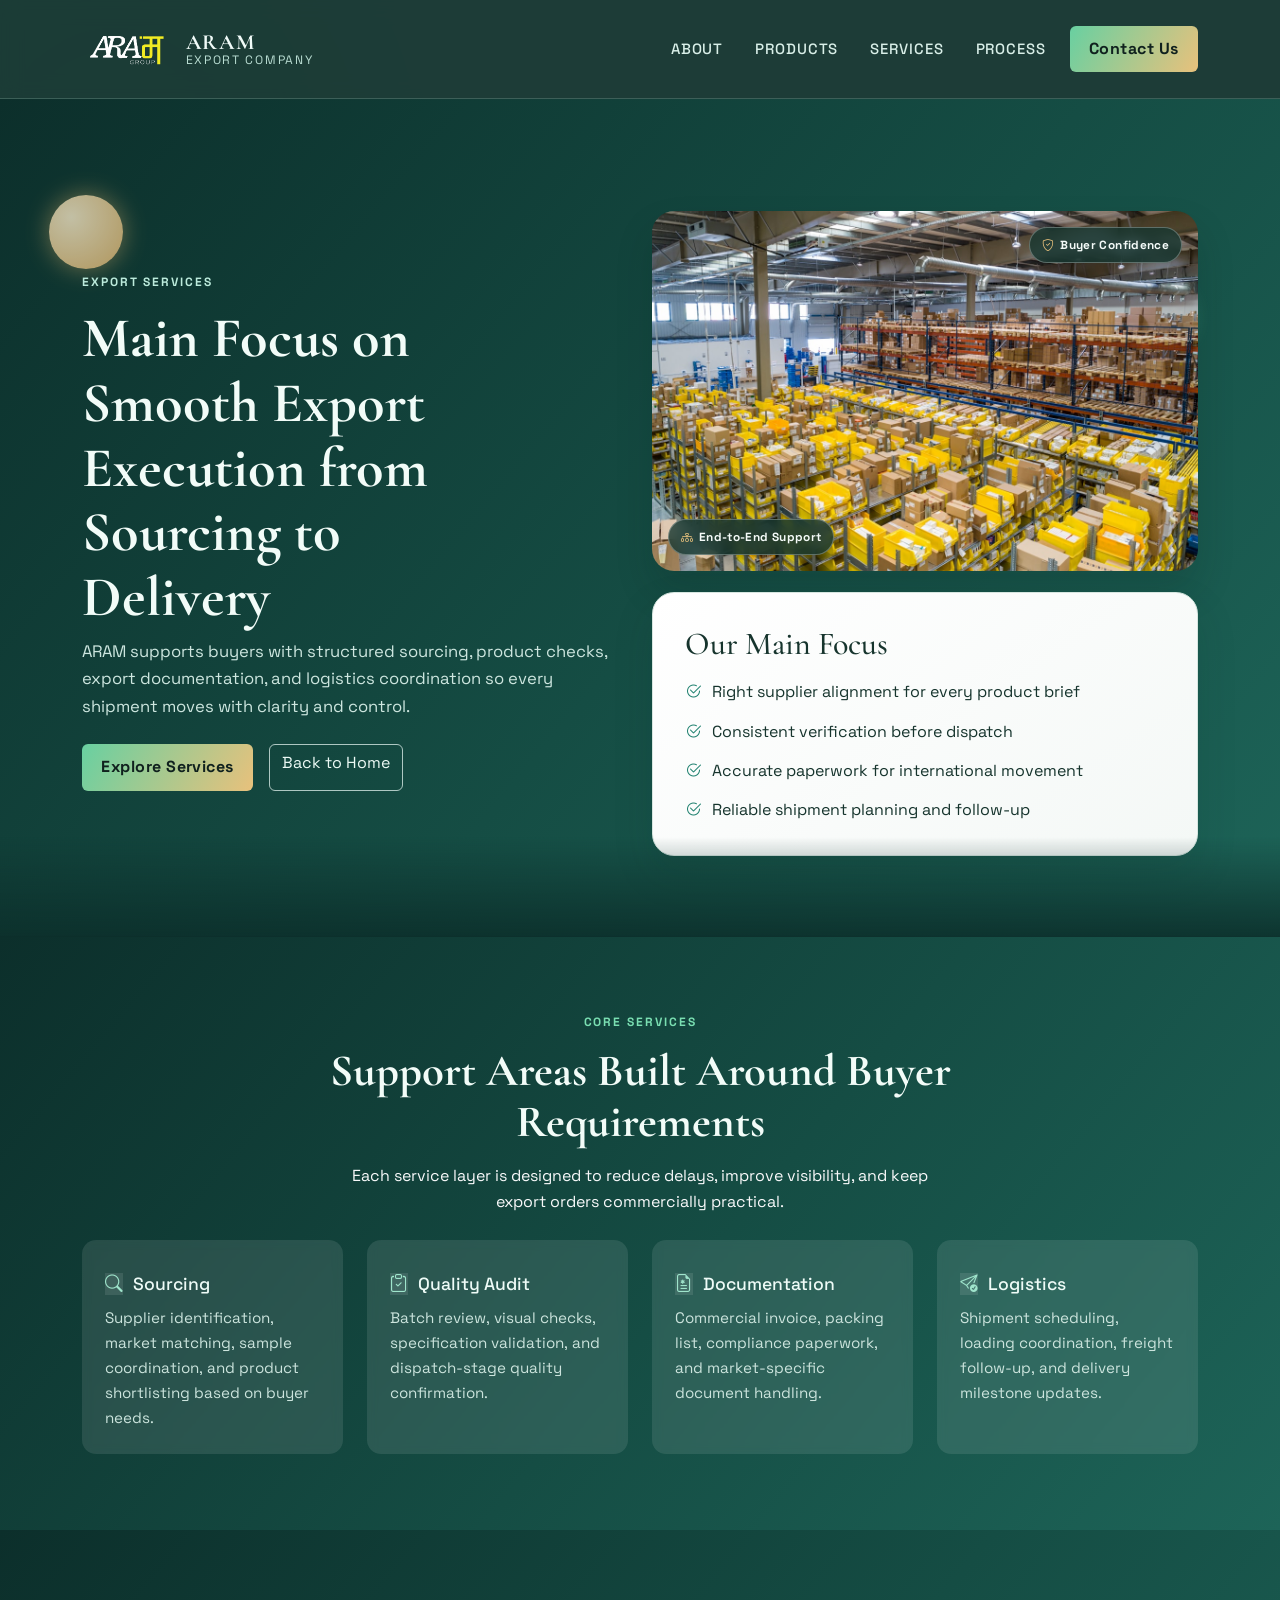
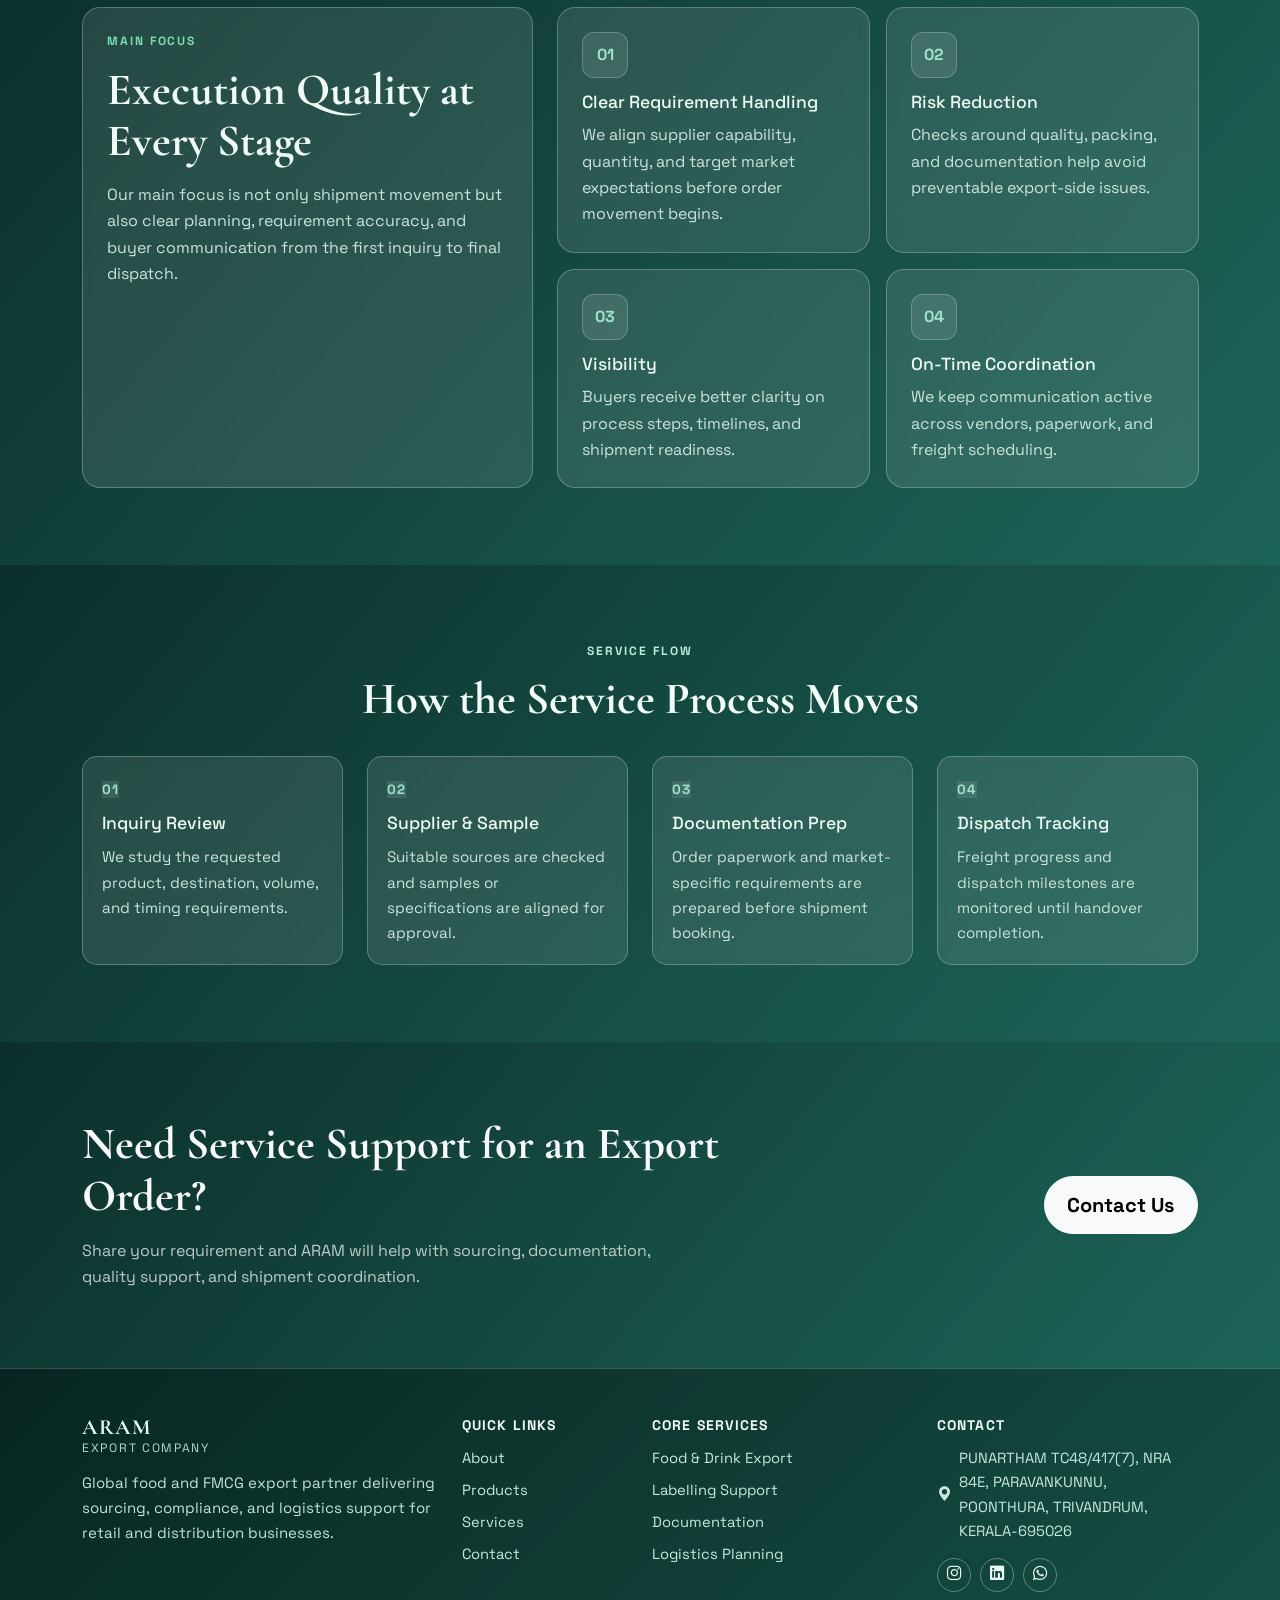
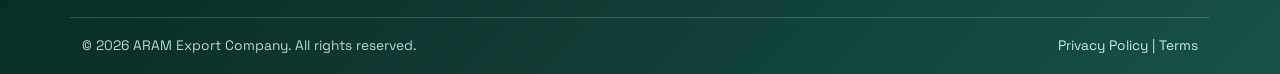
<file: service.html>
<!DOCTYPE html>
<html lang="en">
<head>
    <meta charset="UTF-8">
    <meta name="viewport" content="width=device-width, initial-scale=1.0">
    <meta name="description" content="Explore ARAM export services including sourcing, quality audit, documentation, and logistics support.">
    <meta name="keywords" content="ARAM services, export sourcing, quality audit, export documentation, logistics planning">
    <meta name="author" content="ARAM Export Company">
    <meta name="robots" content="index, follow">
    <meta name="theme-color" content="#0f3d3e">
    <link rel="icon" type="image/png" href="image/2.png">
    <link rel="apple-touch-icon" href="image/2.png">
    <link rel="canonical" href="https://athulbaby11.github.io/aram-group/service.html">

    <meta property="og:type" content="website">
    <meta property="og:title" content="ARAM | Services">
    <meta property="og:description" content="Browse ARAM export services built for global buyers, distributors, and retail partners.">
    <meta property="og:url" content="https://athulbaby11.github.io/aram-group/service.html">
    <meta property="og:image" content="https://athulbaby11.github.io/aram-group/image/hero-logistics.jpg">
    <meta property="og:image:alt" content="ARAM export services and logistics support">

    <meta name="twitter:card" content="summary_large_image">
    <meta name="twitter:title" content="ARAM | Services">
    <meta name="twitter:description" content="Discover ARAM's end-to-end export support from sourcing to shipment dispatch.">
    <meta name="twitter:image" content="https://athulbaby11.github.io/aram-group/image/hero-logistics.jpg">

    <link rel="preconnect" href="https://fonts.googleapis.com">
    <link rel="preconnect" href="https://fonts.gstatic.com" crossorigin>
    <link href="https://fonts.googleapis.com/css2?family=Cormorant+Garamond:wght@500;700&family=Space+Grotesk:wght@400;500;700&display=swap" rel="stylesheet">
    <link rel="stylesheet" href="css/bootstrap.min.css">
    <link rel="stylesheet" href="css/style.css">
    <link rel="stylesheet" href="https://cdn.jsdelivr.net/npm/bootstrap-icons@1.11.3/font/bootstrap-icons.min.css">
    <title>ARAM Export Company | Services</title>
</head>
<body>
    <header class="site-header">
        <nav class="navbar navbar-expand-lg">
            <div class="container py-2">
                <a class="navbar-brand brand" href="index.html#home">
                    <img src="image/2.png" alt="ARAM Group" class="brand-logo">
                    <span class="brand-text">
                        <span class="brand-mark">ARAM</span>
                        <span class="brand-sub">Export Company</span>
                    </span>
                </a>
                <button class="navbar-toggler" type="button" data-bs-toggle="collapse" data-bs-target="#mainNav" aria-controls="mainNav" aria-expanded="false" aria-label="Toggle navigation">
                    <span class="bi bi-list"></span>
                </button>
                <div class="collapse navbar-collapse" id="mainNav">
                    <ul class="navbar-nav ms-auto align-items-lg-center gap-lg-3">
                        <li class="nav-item"><a class="nav-link" href="index.html#about">About</a></li>
                        <li class="nav-item"><a class="nav-link" href="products.html">Products</a></li>
                        <li class="nav-item"><a class="nav-link" href="service.html">Services</a></li>
                        <li class="nav-item"><a class="nav-link" href="process.html">Process</a></li>
                        <li class="nav-item mt-3 mt-lg-0"><a class="btn btn-brand" href="#" data-bs-toggle="offcanvas" data-bs-target="#contactDrawer" aria-controls="contactDrawer">Contact Us</a></li>
                    </ul>
                </div>
            </div>
        </nav>
    </header>

    <main>
        <section class="hero-section service-hero">
            <div class="container">
                <span class="hero-orb orb-one" aria-hidden="true"></span>
                <span class="hero-orb orb-two" aria-hidden="true"></span>
                <div class="row align-items-center gy-5">
                    <div class="col-lg-6">
                        <p class="eyebrow hero-kicker">Export Services</p>
                        <h1 class="hero-title hero-line">Main Focus on Smooth Export Execution from Sourcing to Delivery</h1>
                        <p class="hero-text hero-line">ARAM supports buyers with structured sourcing, product checks, export documentation, and logistics coordination so every shipment moves with clarity and control.</p>
                        <div class="d-flex flex-wrap gap-3 pt-2 hero-cta">
                            <a href="#service-catalog" class="btn btn-brand">Explore Services</a>
                            <a href="index.html" class="btn btn-outline-light">Back to Home</a>
                        </div>
                    </div>
                    <div class="col-lg-6">
                        <figure class="hero-image-wrap reveal">
                            <img src="image/hero-logistics.jpg" alt="ARAM export services and logistics coordination" loading="eager" decoding="async">
                            <figcaption class="hero-badge badge-left"><i class="bi bi-diagram-3"></i> End-to-End Support</figcaption>
                            <figcaption class="hero-badge badge-right"><i class="bi bi-shield-check"></i> Buyer Confidence</figcaption>
                        </figure>
                        <div class="hero-panel service-hero-panel">
                            <h2>Our Main Focus</h2>
                            <ul class="hero-list">
                                <li><i class="bi bi-check2-circle"></i> Right supplier alignment for every product brief</li>
                                <li><i class="bi bi-check2-circle"></i> Consistent verification before dispatch</li>
                                <li><i class="bi bi-check2-circle"></i> Accurate paperwork for international movement</li>
                                <li><i class="bi bi-check2-circle"></i> Reliable shipment planning and follow-up</li>
                            </ul>
                        </div>
                    </div>
                </div>
            </div>
        </section>

        <section id="service-catalog" class="services-section section-space">
            <div class="container">
                <div class="text-center mx-auto section-head mb-4">
                    <p class="eyebrow">Core Services</p>
                    <h2 class="section-title">Support Areas Built Around Buyer Requirements</h2>
                    <p class="section-text text-light mx-auto">Each service layer is designed to reduce delays, improve visibility, and keep export orders commercially practical.</p>
                </div>
                <div class="row g-4">
                    <div class="col-md-6 col-xl-3">
                        <article class="service-card reveal service-spotlight-card">
                            <h3><i class="bi bi-search"></i> Sourcing</h3>
                            <p>Supplier identification, market matching, sample coordination, and product shortlisting based on buyer needs.</p>
                        </article>
                    </div>
                    <div class="col-md-6 col-xl-3">
                        <article class="service-card reveal service-spotlight-card">
                            <h3><i class="bi bi-clipboard-check"></i> Quality Audit</h3>
                            <p>Batch review, visual checks, specification validation, and dispatch-stage quality confirmation.</p>
                        </article>
                    </div>
                    <div class="col-md-6 col-xl-3">
                        <article class="service-card reveal service-spotlight-card">
                            <h3><i class="bi bi-file-earmark-medical"></i> Documentation</h3>
                            <p>Commercial invoice, packing list, compliance paperwork, and market-specific document handling.</p>
                        </article>
                    </div>
                    <div class="col-md-6 col-xl-3">
                        <article class="service-card reveal service-spotlight-card">
                            <h3><i class="bi bi-send-check"></i> Logistics</h3>
                            <p>Shipment scheduling, loading coordination, freight follow-up, and delivery milestone updates.</p>
                        </article>
                    </div>
                </div>
            </div>
        </section>

        <section class="service-focus-section section-space">
            <div class="container">
                <div class="row g-4 align-items-stretch">
                    <div class="col-lg-5">
                        <article class="focus-card reveal">
                            <p class="eyebrow">Main Focus</p>
                            <h2 class="section-title">Execution Quality at Every Stage</h2>
                            <p class="section-text mb-0">Our main focus is not only shipment movement but also clear planning, requirement accuracy, and buyer communication from the first inquiry to final dispatch.</p>
                        </article>
                    </div>
                    <div class="col-lg-7">
                        <div class="row g-3">
                            <div class="col-md-6">
                                <article class="focus-point reveal">
                                    <span class="focus-number">01</span>
                                    <h3>Clear Requirement Handling</h3>
                                    <p>We align supplier capability, quantity, and target market expectations before order movement begins.</p>
                                </article>
                            </div>
                            <div class="col-md-6">
                                <article class="focus-point reveal">
                                    <span class="focus-number">02</span>
                                    <h3>Risk Reduction</h3>
                                    <p>Checks around quality, packing, and documentation help avoid preventable export-side issues.</p>
                                </article>
                            </div>
                            <div class="col-md-6">
                                <article class="focus-point reveal">
                                    <span class="focus-number">03</span>
                                    <h3>Visibility</h3>
                                    <p>Buyers receive better clarity on process steps, timelines, and shipment readiness.</p>
                                </article>
                            </div>
                            <div class="col-md-6">
                                <article class="focus-point reveal">
                                    <span class="focus-number">04</span>
                                    <h3>On-Time Coordination</h3>
                                    <p>We keep communication active across vendors, paperwork, and freight scheduling.</p>
                                </article>
                            </div>
                        </div>
                    </div>
                </div>
            </div>
        </section>

        <section class="process-section section-space">
            <div class="container">
                <div class="text-center mx-auto section-head">
                    <p class="eyebrow text-dark">Service Flow</p>
                    <h2 class="section-title">How the Service Process Moves</h2>
                </div>
                <div class="row g-4 pt-3">
                    <div class="col-md-6 col-lg-3">
                        <div class="step-card">
                            <span>01</span>
                            <h3>Inquiry Review</h3>
                            <p>We study the requested product, destination, volume, and timing requirements.</p>
                        </div>
                    </div>
                    <div class="col-md-6 col-lg-3">
                        <div class="step-card">
                            <span>02</span>
                            <h3>Supplier & Sample</h3>
                            <p>Suitable sources are checked and samples or specifications are aligned for approval.</p>
                        </div>
                    </div>
                    <div class="col-md-6 col-lg-3">
                        <div class="step-card">
                            <span>03</span>
                            <h3>Documentation Prep</h3>
                            <p>Order paperwork and market-specific requirements are prepared before shipment booking.</p>
                        </div>
                    </div>
                    <div class="col-md-6 col-lg-3">
                        <div class="step-card">
                            <span>04</span>
                            <h3>Dispatch Tracking</h3>
                            <p>Freight progress and dispatch milestones are monitored until handover completion.</p>
                        </div>
                    </div>
                </div>
            </div>
        </section>

        <section class="contact-section section-space">
            <div class="container">
                <div class="row g-4 align-items-center">
                    <div class="col-lg-8">
                        <h2 class="section-title text-light mb-3">Need Service Support for an Export Order?</h2>
                        <p class="section-text text-light opacity-75 mb-0">Share your requirement and ARAM will help with sourcing, documentation, quality support, and shipment coordination.</p>
                    </div>
                    <div class="col-lg-4 text-lg-end">
                        <a class="btn btn-light btn-lg" href="#" data-bs-toggle="offcanvas" data-bs-target="#contactDrawer" aria-controls="contactDrawer">Contact Us</a>
                    </div>
                </div>
            </div>
        </section>
    </main>

    <div class="offcanvas offcanvas-end contact-drawer" tabindex="-1" id="contactDrawer" aria-labelledby="contactDrawerLabel">
        <div class="offcanvas-header">
            <div>
                <p class="eyebrow mb-1">Let's Connect</p>
                <h2 class="offcanvas-title" id="contactDrawerLabel">Send Your Requirement</h2>
            </div>
            <button type="button" class="btn-close btn-close-white" data-bs-dismiss="offcanvas" aria-label="Close"></button>
        </div>
        <div class="offcanvas-body">
            <p class="drawer-intro">Share your requirement and our export team will get back with a tailored quote.</p>
            <form id="contactDrawerForm" class="drawer-form" data-sheet-endpoint="https://script.google.com/macros/s/AKfycbx_Lwp1RH04eRW9AB_gteiF2T9-6HlfobvWBQgKV-cbq1wDrLiyti-Et84KVUmDzAXZFQ/exec" novalidate>
                <div class="mb-3">
                    <label class="form-label" for="drawerFullName">Full Name</label>
                    <input id="drawerFullName" name="fullName" type="text" class="form-control" placeholder="Enter your full name" required>
                </div>
                <div class="mb-3">
                    <label class="form-label" for="drawerEmail">Email</label>
                    <input id="drawerEmail" name="email" type="email" class="form-control" placeholder="name@company.com" required>
                </div>
                <div class="mb-3">
                    <label class="form-label" for="drawerPhone">Phone Number</label>
                    <input id="drawerPhone" name="phone" type="tel" class="form-control" placeholder="+91 90000 00000" required>
                </div>
                <div class="mb-2">
                    <label class="form-label" for="drawerNotes">Notes</label>
                    <textarea id="drawerNotes" name="notes" class="form-control" rows="4" placeholder="Mention service need, product, and destination market" required></textarea>
                </div>
                <div class="d-flex justify-content-between align-items-center mb-3">
                    <small id="notesWordCount" class="word-limit">0/50 words</small>
                    <small class="word-limit">Max 50 words</small>
                </div>
                <div class="mb-3">
                    <label class="form-label" for="drawerCaptcha">Captcha</label>
                    <small id="drawerCaptchaQuestion" class="word-limit d-block mb-2">Security check:</small>
                    <input id="drawerCaptcha" name="captchaAnswer" type="text" class="form-control" placeholder="Enter answer" required>
                </div>
                <input id="drawerWebsite" name="website" type="text" class="d-none" tabindex="-1" autocomplete="off" aria-hidden="true">
                <p id="drawerFormMsg" class="drawer-form-msg" role="status" aria-live="polite"></p>
                <button type="submit" class="btn btn-brand w-100">Submit</button>
            </form>
        </div>
    </div>

    <footer class="site-footer">
        <div class="container">
            <div class="footer-main row g-4">
                <div class="col-lg-4">
                    <a class="footer-brand" href="index.html#home">
                        <span class="brand-mark">ARAM</span>
                        <span class="brand-sub">Export Company</span>
                    </a>
                    <p class="footer-text">Global food and FMCG export partner delivering sourcing, compliance, and logistics support for retail and distribution businesses.</p>
                </div>
                <div class="col-6 col-lg-2">
                    <h3 class="footer-title">Quick Links</h3>
                    <ul class="footer-links">
                        <li><a href="index.html#about">About</a></li>
                        <li><a href="products.html">Products</a></li>
                        <li><a href="service.html">Services</a></li>
                        <li><a href="index.html#contact">Contact</a></li>
                    </ul>
                </div>
                <div class="col-6 col-lg-3">
                    <h3 class="footer-title">Core Services</h3>
                    <ul class="footer-links">
                        <li><a href="service.html">Food & Drink Export</a></li>
                        <li><a href="service.html">Labelling Support</a></li>
                        <li><a href="service.html">Documentation</a></li>
                        <li><a href="service.html">Logistics Planning</a></li>
                    </ul>
                </div>
                <div class="col-lg-3">
                    <h3 class="footer-title">Contact</h3>
                    <ul class="footer-contact">
                        <li><i class="bi bi-geo-alt-fill"></i> PUNARTHAM TC48/417(7), NRA 84E, PARAVANKUNNU, POONTHURA, TRIVANDRUM, KERALA-695026</li>
                    </ul>
                    <div class="footer-socials">
                        <a href="#" aria-label="Instagram"><i class="bi bi-instagram"></i></a>
                        <a href="#" aria-label="LinkedIn"><i class="bi bi-linkedin"></i></a>
                        <a href="#" aria-label="WhatsApp"><i class="bi bi-whatsapp"></i></a>
                    </div>
                </div>
            </div>
            <div class="footer-bottom d-flex flex-column flex-md-row justify-content-between gap-2">
                <p class="mb-0">© 2026 ARAM Export Company. All rights reserved.</p>
                <p class="mb-0"><a href="#">Privacy Policy</a> | <a href="#">Terms</a></p>
            </div>
        </div>
    </footer>

    <script src="https://cdn.jsdelivr.net/npm/@popperjs/core@2.11.8/dist/umd/popper.min.js"></script>
    <script src="js/bootstrap.min.js"></script>
    <script src="js/main.js"></script>
</body>
</html>
</file>
<file: css/style.css>
:root {
	--bg-dark: #061f28;
	--bg-mid: #0f3d3e;
	--bg-soft: #f2f7f4;
	--mint: #7adfb2;
	--gold: #e8c17c;
	--text-dark: #10211e;
	--text-light: #eaf3ef;
	--card: #ffffff;
}

* {
	box-sizing: border-box;
}

html,
body {
	margin: 0;
	padding: 0;
	scroll-behavior: smooth;
}

body {
	font-family: "Space Grotesk", sans-serif;
	color: var(--text-dark);
	background: radial-gradient(circle at 10% 10%, #215562 0%, var(--bg-dark) 30%, #04161d 100%);
	line-height: 1.65;
	overflow-x: hidden;
}

body::before,
body::after {
	content: "";
	position: fixed;
	width: 38vw;
	height: 38vw;
	border-radius: 50%;
	filter: blur(65px);
	opacity: 0.28;
	z-index: -1;
	pointer-events: none;
}

body::before {
	background: #66d8bc;
	top: -8vw;
	left: -10vw;
	animation: pulseGlow 11s ease-in-out infinite;
}

body::after {
	background: #d9b579;
	bottom: -12vw;
	right: -8vw;
	animation: pulseGlow 13s ease-in-out infinite reverse;
}

.site-header {
	position: sticky;
	top: 0;
	z-index: 20;
	backdrop-filter: blur(10px);
	background: rgba(4, 22, 29, 0.68);
	border-bottom: 1px solid rgba(232, 193, 124, 0.15);
	transition: background 0.35s ease, border-color 0.35s ease, box-shadow 0.35s ease;
}

.site-header.is-scrolled {
	background: rgba(3, 17, 22, 0.93);
	border-color: rgba(232, 193, 124, 0.28);
	box-shadow: 0 8px 30px rgba(0, 0, 0, 0.28);
}

.brand {
	display: flex;
	flex-direction: row;
	align-items: center;
	gap: 0.65rem;
	text-decoration: none;
}

.brand-logo {
	height: 56px;
	width: auto;
	max-width: 220px;
	object-fit: contain;
	display: block;
}

.brand-text {
	display: flex;
	flex-direction: column;
	line-height: 1;
}

.brand-mark {
	font-family: "Cormorant Garamond", serif;
	letter-spacing: 0.08em;
	font-size: 1.35rem;
	color: var(--gold);
	font-weight: 700;
	line-height: 1;
}

.brand-sub {
	color: #cde2dc;
	font-size: 0.76rem;
	text-transform: uppercase;
	letter-spacing: 0.14em;
}

.navbar .nav-link {
	color: #d7e8e1;
	font-size: 0.93rem;
	text-transform: uppercase;
	letter-spacing: 0.06em;
	font-weight: 500;
	position: relative;
}

.navbar .nav-link:hover,
.navbar .nav-link:focus {
	color: var(--mint);
}

.navbar .nav-link::after {
	content: "";
	position: absolute;
	left: 0;
	bottom: 0.2rem;
	width: 0;
	height: 2px;
	background: linear-gradient(90deg, var(--mint), var(--gold));
	transition: width 0.35s ease;
}

.navbar .nav-link:hover::after,
.navbar .nav-link:focus::after {
	width: 100%;
}

.navbar-toggler {
	color: #d7e8e1;
	border: 1px solid rgba(215, 232, 225, 0.35);
}

.btn-brand {
	background: linear-gradient(120deg, #68d0a1 0%, #e8c17c 100%);
	color: #10211e;
	border: 0;
	font-weight: 700;
	letter-spacing: 0.03em;
	padding: 0.7rem 1.2rem;
	position: relative;
	overflow: hidden;
	transition: transform 0.28s ease, box-shadow 0.28s ease;
}

.btn-brand:hover {
	transform: translateY(-2px);
	color: #10211e;
	box-shadow: 0 12px 24px rgba(122, 223, 178, 0.3);
}

.btn-brand::before {
	content: "";
	position: absolute;
	top: -10%;
	left: -140%;
	width: 120%;
	height: 120%;
	background: linear-gradient(110deg, transparent 0%, rgba(255, 255, 255, 0.45) 45%, transparent 100%);
	transform: skewX(-18deg);
	animation: shimmer 4.6s ease-in-out infinite;
}

.hero-section {
	padding: 6.2rem 0 4.2rem;
	position: relative;
}

.hero-section .container {
	position: relative;
}

.hero-orb {
	position: absolute;
	border-radius: 999px;
	filter: blur(0.2px);
	pointer-events: none;
	opacity: 0.75;
	animation: heroOrbFloat 10s ease-in-out infinite;
}

.hero-orb.orb-one {
	width: 74px;
	height: 74px;
	top: 2rem;
	left: -1.3rem;
	background: radial-gradient(circle at 30% 30%, #ffeecc, #e7b76c);
	box-shadow: 0 0 24px rgba(231, 183, 108, 0.6);
}

.hero-orb.orb-two {
	width: 52px;
	height: 52px;
	right: 1.2rem;
	top: 8rem;
	background: radial-gradient(circle at 30% 30%, #b6ffe3, #67d4ab);
	box-shadow: 0 0 20px rgba(103, 212, 171, 0.6);
	animation-delay: -2.4s;
}

.hero-section::after {
	content: "";
	position: absolute;
	inset: auto 0 -1px 0;
	height: 100px;
	background: linear-gradient(to bottom, rgba(4, 22, 29, 0), rgba(4, 22, 29, 0.82));
	pointer-events: none;
}

.eyebrow {
	font-size: 0.75rem;
	letter-spacing: 0.16em;
	text-transform: uppercase;
	font-weight: 700;
	color: var(--mint);
	margin-bottom: 0.8rem;
}

.hero-title,
.section-title {
	font-family: "Cormorant Garamond", serif;
	font-weight: 700;
	line-height: 1.15;
}

.hero-title {
	color: var(--text-light);
	font-size: clamp(2.1rem, 4.4vw, 3.8rem);
	max-width: 15ch;
}

.hero-text {
	color: #bfd5ce;
	font-size: 1.04rem;
	max-width: 52ch;
}

.hero-panel {
	padding: 2rem;
	border-radius: 22px;
	background: linear-gradient(145deg, rgba(232, 193, 124, 0.15), rgba(122, 223, 178, 0.08));
	border: 1px solid rgba(232, 193, 124, 0.28);
	color: var(--text-light);
	box-shadow: 0 25px 45px rgba(0, 0, 0, 0.24);
	animation: floatingCard 5.5s ease-in-out infinite;
}

.hero-image-wrap {
	margin: 0 0 1.1rem;
	border-radius: 22px;
	overflow: hidden;
	border: none;
	box-shadow: 0 24px 40px rgba(0, 0, 0, 0.28);
	position: relative;
}

.hero-badge {
	position: absolute;
	display: inline-flex;
	align-items: center;
	gap: 0.35rem;
	padding: 0.45rem 0.75rem;
	border-radius: 999px;
	font-size: 0.74rem;
	letter-spacing: 0.03em;
	font-weight: 700;
	color: #f2fbf8;
	border: 1px solid rgba(255, 255, 255, 0.28);
	background: rgba(4, 22, 29, 0.62);
	backdrop-filter: blur(6px);
	animation: badgeFloat 6.5s ease-in-out infinite;
}

.hero-badge i {
	color: var(--gold);
}

.badge-left {
	left: 1rem;
	bottom: 1rem;
}

.badge-right {
	right: 1rem;
	top: 1rem;
	animation-delay: -2s;
}

.hero-kicker,
.hero-line,
.hero-cta,
.hero-stats {
	opacity: 0;
	transform: translateY(18px);
	animation: heroIntro 0.85s cubic-bezier(0.2, 0.85, 0.3, 1) forwards;
}

.hero-kicker {
	animation-delay: 0.05s;
}

.hero-title.hero-line {
	animation-delay: 0.18s;
}

.hero-text.hero-line {
	animation-delay: 0.32s;
}

.hero-cta {
	animation-delay: 0.46s;
}

.hero-stats {
	animation-delay: 0.58s;
}

.hero-image-wrap img {
	display: block;
	width: 100%;
	height: clamp(260px, 32vw, 360px);
	object-fit: cover;
	transform: scale(1.03);
	transition: transform 0.8s ease;
}

.hero-image-wrap .hero-main-image {
	object-fit: fill;
	object-position: center;
}

.hero-image-wrap:hover img {
	transform: scale(1.08);
}

.hero-panel h2 {
	font-family: "Cormorant Garamond", serif;
	margin-bottom: 1rem;
	font-size: 2rem;
}

.hero-list {
	list-style: none;
	margin: 0;
	padding: 0;
	display: grid;
	gap: 0.8rem;
}

.hero-list i {
	color: var(--gold);
	margin-right: 0.45rem;
}

.hero-stats .stat-card {
	background: rgba(255, 255, 255, 0.08);
	border: 1px solid rgba(255, 255, 255, 0.1);
	border-radius: 14px;
	padding: 0.9rem 0.8rem;
	transition: transform 0.3s ease, border-color 0.3s ease, background 0.3s ease;
}

.hero-stats .stat-card:hover {
	transform: translateY(-6px);
	background: rgba(255, 255, 255, 0.13);
	border-color: rgba(232, 193, 124, 0.55);
}

.hero-stats h3 {
	color: var(--gold);
	margin: 0;
	font-size: 1.45rem;
}

.hero-stats p {
	color: #cde2dc;
	margin: 0.15rem 0 0;
	font-size: 0.86rem;
}

.section-space {
	padding: 4.8rem 0;
}

.about-section,
.process-section {
	background: var(--bg-soft);
}

.showcase-section {
	background: linear-gradient(145deg, #f7fbf9 0%, #ecf4f2 100%);
	padding-top: 0;
}

.products-section {
	background: linear-gradient(160deg, #f9fcfb 0%, #ebf4f0 100%);
}

.image-card {
	border-radius: 18px;
	overflow: hidden;
	position: relative;
	border: 1px solid #d8e8e0;
	background: #fff;
	min-height: 100%;
	box-shadow: 0 14px 32px rgba(7, 35, 41, 0.1);
	transition: transform 0.35s ease, box-shadow 0.35s ease;
}

.image-card:hover {
	transform: translateY(-7px);
	box-shadow: 0 22px 36px rgba(7, 35, 41, 0.14);
}

.image-card img {
	width: 100%;
	height: 235px;
	object-fit: cover;
	display: block;
	transition: transform 0.8s ease;
}

.image-card:hover img {
	transform: scale(1.08);
}

.image-card-content {
	padding: 1rem 1.1rem 1.2rem;
}

.image-card-content h3 {
	font-size: 1.1rem;
	margin: 0 0 0.45rem;
}

.image-card-content p {
	font-size: 0.94rem;
	margin: 0;
	color: #4c605c;
}


.highlight-stage {
	max-width: 100%;
	margin: 0 auto;
	position: relative;
	border-radius: 0;
	overflow: hidden;
	min-height: clamp(520px, 72vh, 900px);
	box-shadow: 0 24px 46px rgba(8, 34, 30, 0.22);
	border-top: 1px solid rgba(24, 80, 70, 0.18);
	border-bottom: 1px solid rgba(24, 80, 70, 0.18);
}

.highlight-bg {
	position: absolute;
	inset: 0;
	width: 100%;
	height: 100%;
	object-fit: cover;
	filter: saturate(0.95) contrast(1.05);
}

.highlight-stage::before {
	content: "";
	position: absolute;
	inset: 0;
	background: linear-gradient(130deg, rgba(7, 28, 24, 0.74) 0%, rgba(9, 39, 33, 0.58) 55%, rgba(8, 27, 23, 0.8) 100%);
	z-index: 1;
}

.highlight-head {
	position: absolute;
	top: clamp(1.3rem, 3vw, 2.2rem);
	left: 50%;
	transform: translateX(-50%);
	z-index: 3;
	padding: 0 1rem;
	width: min(880px, 100%);
}

.highlight-head .eyebrow {
	color: #b6ead9;
	margin-bottom: 0.35rem;
}

.highlight-head h2 {
	margin: 0;
	font-family: "Cormorant Garamond", serif;
	font-size: clamp(2rem, 4vw, 3.4rem);
	line-height: 1.1;
	color: #f5fffb;
}

.highlight-carousel {
	position: relative;
	z-index: 2;
	padding: 8.5rem 4rem 3.2rem;
	min-height: clamp(520px, 72vh, 900px);
	display: flex;
	align-items: center;
}

.highlight-carousel .carousel-inner {
	width: 100%;
}

.highlight-carousel .carousel-item {
	padding: 0.3rem;
}

.highlight-content {
	max-width: 560px;
	padding: 1.4rem 1.4rem 1.3rem;
	border-radius: 16px;
	background: rgba(255, 255, 255, 0.12);
	border: 1px solid rgba(255, 255, 255, 0.24);
	backdrop-filter: blur(5px);
}

.highlight-content h3 {
	font-family: "Cormorant Garamond", serif;
	font-size: clamp(1.8rem, 3.2vw, 2.6rem);
	line-height: 1.1;
	margin: 0 0 0.6rem;
	color: #f5fffb;
	display: inline-block;
	white-space: nowrap;
	overflow: hidden;
	border-right: 2px solid rgba(245, 255, 251, 0.85);
	max-width: 100%;
}

.highlight-content p {
	margin: 0;
	font-size: 1rem;
	line-height: 1.6;
	color: #d9efe8;
}

.highlight-carousel .carousel-item .highlight-content {
	opacity: 0;
	transform: translateY(14px);
}

.highlight-carousel .carousel-item.active .highlight-content {
	opacity: 1;
	transform: translateY(0);
	transition: opacity 0.45s ease, transform 0.45s ease;
}

.highlight-carousel .carousel-item.active .highlight-content h3 {
	animation: typeReveal 1.25s steps(28, end) both, caretBlink 0.75s step-end infinite;
}

.highlight-carousel .carousel-item.active .highlight-content p {
	opacity: 0;
	transform: translateY(8px);
	animation: captionFade 0.7s ease forwards;
	animation-delay: 0.55s;
}

.highlight-carousel .carousel-control-prev,
.highlight-carousel .carousel-control-next {
	width: 42px;
	height: 42px;
	top: 50%;
	transform: translateY(-50%);
	background: rgba(255, 255, 255, 0.22);
	border-radius: 50%;
	opacity: 0.9;
}

.highlight-carousel .carousel-control-prev {
	left: -0.5rem;
}

.highlight-carousel .carousel-control-next {
	right: -0.5rem;
}

.highlight-carousel .carousel-control-prev:hover,
.highlight-carousel .carousel-control-next:hover {
	opacity: 1;
	background: rgba(255, 255, 255, 0.34);
}

.highlight-carousel .carousel-indicators {
	margin-bottom: -0.25rem;
	gap: 0.35rem;
}

.highlight-carousel .carousel-indicators button {
	width: 11px;
	height: 11px;
	border-radius: 50%;
	border: 0;
	background: rgba(255, 255, 255, 0.4);
	opacity: 1;
}

.highlight-carousel .carousel-indicators .active {
	background: #f5fffb;
}

.section-title {
	font-size: clamp(1.9rem, 3.5vw, 3rem);
	color: var(--text-dark);
	margin-bottom: 0.9rem;
}

.section-text {
	color: #425955;
	max-width: 58ch;
}

.section-head {
	max-width: 720px;
}

.about-grid {
	display: grid;
	grid-template-columns: repeat(2, minmax(0, 1fr));
	gap: 1rem;
}

.about-grid article {
	padding: 1.25rem;
	border-radius: 14px;
	background: #fff;
	border: 1px solid #d6e7de;
	transition: transform 0.28s ease, box-shadow 0.28s ease;
}

.about-section.about-anim-ready .about-grid article.about-card {
	opacity: 0;
	transform: translateY(24px) scale(0.98);
	transition: opacity 0.55s ease, transform 0.55s ease, box-shadow 0.28s ease;
}

.about-section.about-anim-ready .about-grid article.about-card.is-fixed {
	opacity: 1;
	transform: translateY(0) scale(1);
	box-shadow: 0 14px 28px rgba(6, 28, 24, 0.18);
}

.about-section.about-anim-ready .about-grid article.about-card.is-fixed i {
	transform: translateY(-1px) scale(1.06);
	transition: transform 0.35s ease;
}

.about-grid article:hover {
	transform: translateY(-6px);
	box-shadow: 0 18px 30px rgba(7, 35, 41, 0.12);
}

.about-grid i {
	color: var(--bg-mid);
	font-size: 1.35rem;
}

.about-grid h3,
.product-card h3,
.service-card h3,
.step-card h3 {
	font-size: 1.1rem;
	margin: 0.65rem 0;
}

.about-grid p,
.product-card p,
.service-card p,
.step-card p {
	font-size: 0.95rem;
	color: #4b5f5b;
	margin-bottom: 0;
}

.product-card {
	padding: 1.45rem;
	background: #fff;
	border-radius: 18px;
	border: 1px solid #d9e8e0;
	height: 100%;
	transition: transform 0.35s ease, box-shadow 0.35s ease, border-color 0.35s ease;
}

.product-card:hover {
	transform: translateY(-8px);
	border-color: rgba(15, 61, 62, 0.35);
	box-shadow: 0 18px 34px rgba(8, 35, 36, 0.15);
}

.product-card i {
	display: inline-grid;
	place-content: center;
	width: 44px;
	height: 44px;
	border-radius: 10px;
	background: #e9f4ef;
	color: var(--bg-mid);
	font-size: 1.2rem;
}

.services-section,
.contact-section {
	background: linear-gradient(135deg, #0e3334 0%, #0a2526 55%, #05171f 100%);
}

.services-section .section-title,
.contact-section .section-title {
	color: var(--text-light);
}

.service-card {
	background: rgba(255, 255, 255, 0.94);
	border-radius: 14px;
	padding: 1.2rem;
	height: 100%;
	transition: transform 0.28s ease, box-shadow 0.28s ease;
}

.service-card:hover {
	transform: translateY(-7px);
	box-shadow: 0 18px 32px rgba(0, 0, 0, 0.24);
}

.service-card h3 i {
	color: var(--bg-mid);
	margin-right: 0.35rem;
}

.route-banner {
	min-height: 320px;
	position: relative;
	display: grid;
	align-items: center;
	background-image: linear-gradient(rgba(5, 20, 26, 0.67), rgba(5, 20, 26, 0.67)), url("../image/route-banner.jpg");
	background-size: cover;
	background-position: center;
	background-attachment: fixed;
	border-top: 1px solid rgba(232, 193, 124, 0.22);
	border-bottom: 1px solid rgba(232, 193, 124, 0.22);
}

.route-content {
	max-width: 780px;
	padding: 4rem 0;
}

.route-content h2 {
	color: var(--text-light);
	font-family: "Cormorant Garamond", serif;
	font-size: clamp(1.8rem, 3.4vw, 2.8rem);
	line-height: 1.2;
	margin: 0;
}

.step-card {
	background: #fff;
	border: 1px solid #d6e7de;
	border-radius: 15px;
	padding: 1.2rem;
	height: 100%;
	position: relative;
	overflow: hidden;
	transition: transform 0.28s ease, box-shadow 0.28s ease;
}

.step-card::before {
	content: "";
	position: absolute;
	left: 0;
	top: 0;
	width: 100%;
	height: 3px;
	background: linear-gradient(90deg, #61cfa0, #e8c17c);
	transform: scaleX(0);
	transform-origin: left;
	transition: transform 0.35s ease;
}

.step-card:hover {
	transform: translateY(-7px);
	box-shadow: 0 18px 28px rgba(8, 35, 36, 0.13);
}

.step-card:hover::before {
	transform: scaleX(1);
}

.step-card span {
	color: var(--bg-mid);
	font-weight: 700;
	letter-spacing: 0.08em;
	font-size: 0.84rem;
}

.contact-section .btn-light {
	border-radius: 999px;
	padding: 0.8rem 1.4rem;
	font-weight: 700;
}

.contact-drawer {
	width: min(460px, 100%);
	background: linear-gradient(145deg, #0b2c28 0%, #134740 58%, #1d6458 100%);
	color: #eaf8f4;
	border-left: 1px solid rgba(196, 236, 223, 0.24);
}

.contact-drawer .offcanvas-header {
	padding: 1.2rem 1.2rem 0.9rem;
	border-bottom: 1px solid rgba(196, 236, 223, 0.22);
}

.contact-drawer .offcanvas-title {
	font-family: "Cormorant Garamond", serif;
	font-size: 2rem;
	line-height: 1.05;
	color: #f2fcf8;
}

.drawer-intro {
	color: #cae7de;
	font-size: 0.95rem;
	margin-bottom: 1rem;
}

.drawer-form .form-label {
	font-size: 0.82rem;
	letter-spacing: 0.08em;
	text-transform: uppercase;
	font-weight: 700;
	color: #d2efe6;
	margin-bottom: 0.4rem;
}

.drawer-form .form-control {
	border-radius: 12px;
	border: 1px solid rgba(224, 246, 239, 0.24);
	background: rgba(255, 255, 255, 0.12);
	color: #f1fcf8;
	padding: 0.72rem 0.85rem;
}

.drawer-form .form-control::placeholder {
	color: rgba(228, 248, 241, 0.72);
}

.drawer-form .form-control:focus {
	border-color: rgba(232, 193, 124, 0.76);
	box-shadow: 0 0 0 0.2rem rgba(232, 193, 124, 0.16);
	background: rgba(255, 255, 255, 0.16);
	color: #f6fffc;
}

.word-limit {
	font-size: 0.78rem;
	color: #c5e7dd;
}

.word-limit.is-over {
	color: #ffd7bd;
}

.drawer-form-msg {
	min-height: 1.3rem;
	font-size: 0.86rem;
	margin: 0 0 0.85rem;
	color: #c8ebdf;
}

.drawer-form-msg.is-error {
	color: #ffd7bd;
}

.drawer-form-msg.is-success {
	color: #bff3db;
}

.site-footer {
	background: #031219;
	color: #b7cdc5;
	font-size: 0.9rem;
	border-top: 1px solid rgba(183, 205, 197, 0.12);
}

.reveal {
	opacity: 0;
	transform: translateY(26px) scale(0.98);
	transition: opacity 0.75s ease, transform 0.75s ease;
	will-change: transform, opacity;
}

.reveal.in-view {
	opacity: 1;
	transform: translateY(0) scale(1);
}

@keyframes pulseGlow {
	0% {
		transform: scale(1);
		opacity: 0.2;
	}
	50% {
		transform: scale(1.14);
		opacity: 0.34;
	}
	100% {
		transform: scale(1);
		opacity: 0.2;
	}
}

@keyframes floatingCard {
	0%,
	100% {
		transform: translateY(0);
	}
	50% {
		transform: translateY(-8px);
	}
}

@keyframes shimmer {
	0% {
		left: -140%;
	}
	60%,
	100% {
		left: 150%;
	}
}

@keyframes heroIntro {
	0% {
		opacity: 0;
		transform: translateY(18px);
	}
	100% {
		opacity: 1;
		transform: translateY(0);
	}
}

@keyframes heroOrbFloat {
	0%,
	100% {
		transform: translateY(0) translateX(0) scale(1);
	}
	50% {
		transform: translateY(-12px) translateX(8px) scale(1.06);
	}
}

@keyframes badgeFloat {
	0%,
	100% {
		transform: translateY(0);
	}
	50% {
		transform: translateY(-6px);
	}
}

@keyframes typeReveal {
	from {
		width: 0;
	}
	to {
		width: 100%;
	}
}

@keyframes caretBlink {
	50% {
		border-color: transparent;
	}
}

@keyframes captionFade {
	to {
		opacity: 1;
		transform: translateY(0);
	}
}

@media (prefers-reduced-motion: reduce) {
	*,
	*::before,
	*::after {
		animation: none !important;
		transition: none !important;
		scroll-behavior: auto !important;
	}

	.reveal {
		opacity: 1;
		transform: none;
	}

	.hero-kicker,
	.hero-line,
	.hero-cta,
	.hero-stats {
		opacity: 1;
		transform: none;
	}

	.highlight-carousel .carousel-item .highlight-content,
	.highlight-carousel .carousel-item.active .highlight-content,
	.highlight-carousel .carousel-item.active .highlight-content p {
		opacity: 1;
		transform: none;
		transition: none;
		animation: none;
	}

	.highlight-content h3 {
		border-right: 0;
		white-space: normal;
	}
}

@media (max-width: 991px) {
	.hero-section {
		padding-top: 5rem;
	}

	.hero-orb {
		display: none;
	}

	.about-grid {
		grid-template-columns: 1fr;
	}

	.route-banner {
		background-attachment: scroll;
	}
}

@media (max-width: 767px) {
	.section-space {
		padding: 3.5rem 0;
	}

	.hero-section {
		padding-top: 5.9rem;
		padding-bottom: 3.5rem;
	}

	.hero-title {
		font-size: clamp(1.9rem, 8.2vw, 2.5rem);
	}

	.hero-text {
		font-size: 0.95rem;
	}

	.hero-panel {
		padding: 1.3rem;
	}

	.hero-image-wrap img {
		height: 230px;
	}

	.hero-badge {
		font-size: 0.68rem;
		padding: 0.4rem 0.6rem;
	}

	.image-card img {
		height: 210px;
	}

	.highlight-carousel {
		padding: 6.5rem 1rem 2.4rem;
		min-height: 430px;
	}

	.highlight-stage {
		min-height: 430px;
	}

	.highlight-content {
		padding: 1rem;
	}

	.highlight-head {
		top: 1rem;
	}

	.highlight-head h2 {
		font-size: clamp(1.5rem, 8vw, 2rem);
	}

	.highlight-carousel .carousel-control-prev,
	.highlight-carousel .carousel-control-next {
		display: none;
	}

	.site-footer {
		font-size: 0.84rem;
	}

	.contact-drawer {
		width: 100%;
	}

	.contact-drawer .offcanvas-header,
	.contact-drawer .offcanvas-body {
		padding-left: 1rem;
		padding-right: 1rem;
	}

	.contact-drawer .offcanvas-title {
		font-size: 1.75rem;
	}
}

/* Premium light re-theme inspired by modern UK export sites */
body {
	background: linear-gradient(180deg, #f7f9f8 0%, #f1f5f3 100%);
	color: #1d2a27;
}

body::before,
body::after {
	opacity: 0.14;
}

.site-header {
	background: rgba(10, 44, 39, 0.92);
	border-bottom: 1px solid rgba(188, 235, 220, 0.2);
}

.site-header.is-scrolled {
	background: rgba(8, 35, 31, 0.98);
	border-color: rgba(188, 235, 220, 0.25);
	box-shadow: 0 10px 26px rgba(3, 15, 13, 0.35);
}

.brand-mark {
	color: #f0fbf8;
}

.brand-sub {
	color: #b9ddd2;
}

.navbar .nav-link {
	color: #d9efe8;
}

.navbar-toggler {
	color: #d9efe8;
	border-color: rgba(217, 239, 232, 0.35);
}

.hero-section {
	padding-top: 7rem;
	background: linear-gradient(130deg, #0c2f2b 0%, #154d44 55%, #1d6458 100%);
}

.hero-section::after {
	background: linear-gradient(to bottom, rgba(12, 47, 43, 0), rgba(12, 47, 43, 0.9));
}

.hero-title {
	color: #f2fcf8;
}

.hero-text {
	color: #cde6df;
}

.hero-kicker {
	color: #bcebdc;
}

.hero-panel {
	background: linear-gradient(145deg, #fff 0%, #f4f8f6 100%);
	border-color: #d7e6e0;
	color: #16342d;
	box-shadow: 0 18px 40px rgba(14, 49, 40, 0.13);
}

.hero-list i {
	color: #1f816f;
}

.hero-image-wrap {
	box-shadow: 0 20px 36px rgba(9, 31, 27, 0.18);
	border: none;
}

.hero-badge {
	background: rgba(20, 53, 47, 0.78);
	color: #f5fbf9;
}

.hero-stats .stat-card {
	background: #fff;
	border-color: #dbe9e3;
}

.hero-stats p {
	color: #58716b;
}

.showcase-section,
.products-section,
.news-section,
.sustain-section {
	background: #f8fbfa;
}

.portal-section {
	background: linear-gradient(120deg, #0f3f37 0%, #1d675a 55%, #2d8b7a 100%);
}

.portal-card {
	display: flex;
	justify-content: space-between;
	align-items: center;
	gap: 1.5rem;
	padding: 2rem;
	border-radius: 20px;
	background: rgba(255, 255, 255, 0.1);
	border: 1px solid rgba(255, 255, 255, 0.22);
	backdrop-filter: blur(6px);
}

.portal-card h2 {
	font-family: "Cormorant Garamond", serif;
	font-size: clamp(1.9rem, 3.4vw, 2.7rem);
	margin: 0.2rem 0 0.8rem;
	color: #f0fbf7;
}

.portal-card p {
	max-width: 64ch;
	margin: 0;
	color: rgba(240, 251, 247, 0.84);
}

.portal-card .eyebrow {
	color: #c4f4df;
}

.value-pills {
	display: grid;
	grid-template-columns: repeat(2, minmax(0, 1fr));
	gap: 0.8rem;
}

.value-pill {
	display: inline-flex;
	align-items: center;
	gap: 0.45rem;
	padding: 0.8rem 0.95rem;
	border-radius: 999px;
	background: #ffffff;
	border: 1px solid #d6e8e1;
	font-size: 0.88rem;
	color: #21443d;
	font-weight: 600;
	transition: transform 0.28s ease, box-shadow 0.28s ease;
}

.value-pill:hover {
	transform: translateY(-4px);
	box-shadow: 0 12px 24px rgba(18, 53, 45, 0.1);
}

.value-pill i {
	color: #1d7e6d;
}

.news-card {
	height: 100%;
	border-radius: 16px;
	overflow: hidden;
	background: #fff;
	border: 1px solid #dce9e3;
	box-shadow: 0 14px 30px rgba(11, 39, 33, 0.1);
	transition: transform 0.3s ease, box-shadow 0.3s ease;
}

.news-card:hover {
	transform: translateY(-7px);
	box-shadow: 0 22px 36px rgba(11, 39, 33, 0.14);
}

.news-card img {
	width: 100%;
	height: 210px;
	object-fit: cover;
	display: block;
}

.news-body {
	padding: 1rem 1rem 1.2rem;
}

.news-body h3 {
	font-size: 1.05rem;
	margin: 0 0 0.45rem;
	line-height: 1.35;
	color: #163d35;
}

.news-body p {
	margin: 0;
	font-size: 0.93rem;
	color: #56706a;
}

.services-section,
.contact-section,
.route-banner,
.site-footer {
	background-image: linear-gradient(135deg, #0c2f2b 0%, #154d44 55%, #1d6458 100%);
}

.route-content h2,
.services-section .section-title,
.contact-section .section-title {
	color: #f2fcf8;
}

.site-footer {
	background: linear-gradient(135deg, #082621 0%, #103d35 55%, #155247 100%);
	color: #d6eee7;
	padding: 3rem 0 1.1rem;
	border-top: 1px solid rgba(194, 236, 223, 0.2);
}

.footer-main {
	padding-bottom: 1.6rem;
	border-bottom: 1px solid rgba(214, 238, 231, 0.2);
}

.footer-brand {
	display: inline-flex;
	flex-direction: column;
	text-decoration: none;
	margin-bottom: 0.8rem;
}

.site-footer .brand-mark {
	color: #e3f8f1;
}

.site-footer .brand-sub {
	color: #b4d8cd;
}

.footer-text {
	color: #c4e3d9;
	max-width: 45ch;
	margin-bottom: 0;
	font-size: 0.94rem;
}

.footer-title {
	font-size: 0.87rem;
	letter-spacing: 0.08em;
	text-transform: uppercase;
	color: #effbf7;
	margin-bottom: 0.8rem;
	font-weight: 700;
}

.footer-links,
.footer-contact {
	list-style: none;
	padding: 0;
	margin: 0;
	display: grid;
	gap: 0.45rem;
}

.footer-links a,
.footer-contact,
.footer-contact a {
	color: #c7e8de;
	text-decoration: none;
	font-size: 0.92rem;
}

.footer-links a:hover,
.footer-contact a:hover,
.footer-bottom a:hover {
	color: #ffffff;
}

.footer-contact li {
	display: flex;
	align-items: center;
	gap: 0.45rem;
	font-size: 0.92rem;
}

.footer-socials {
	display: flex;
	gap: 0.55rem;
	margin-top: 0.9rem;
}

.footer-socials a {
	width: 34px;
	height: 34px;
	display: inline-grid;
	place-content: center;
	border-radius: 50%;
	color: #ecfaf5;
	border: 1px solid rgba(236, 250, 245, 0.34);
	text-decoration: none;
	transition: transform 0.25s ease, background 0.25s ease;
}

.footer-socials a:hover {
	transform: translateY(-3px);
	background: rgba(236, 250, 245, 0.16);
}

.footer-bottom {
	padding-top: 1rem;
	font-size: 0.86rem;
	color: #b7d8ce;
}

.footer-bottom a {
	color: #cce6de;
	text-decoration: none;
}

.btn-outline-light {
	border-color: rgba(235, 250, 245, 0.72);
	color: #ecfaf5;
}

.btn-outline-light:hover,
.btn-outline-light:focus {
	background: #ecfaf5;
	color: #103a33;
	border-color: #ecfaf5;
}

@media (max-width: 991px) {
	.portal-card {
		flex-direction: column;
		align-items: flex-start;
	}

	.value-pills {
		grid-template-columns: 1fr;
	}

	.site-footer {
		padding-top: 2.4rem;
	}
}

/* Unified dark theme for sections below hero */
.showcase-section,
.about-section,
.products-section,
.services-section,
.portal-section,
.sustain-section,
.news-section,
.process-section,
.contact-section,
.route-banner {
	background: linear-gradient(130deg, #0c2f2b 0%, #154d44 55%, #1d6458 100%);
}

.showcase-section .section-title,
.about-section .section-title,
.products-section .section-title,
.sustain-section .section-title,
.news-section .section-title,
.process-section .section-title,
.route-content h2,
.services-section .section-title,
.contact-section .section-title {
	color: #f2fcf8;
}

.about-section .section-text,
.products-section .section-text,
.sustain-section .section-text,
.news-section .section-text,
.process-section .section-text,
.contact-section .section-text {
	color: #cde6df;
}

.about-section .eyebrow,
.products-section .eyebrow,
.sustain-section .eyebrow,
.news-section .eyebrow,
.process-section .eyebrow,
.route-content .eyebrow,
.about-section .eyebrow.text-dark,
.sustain-section .eyebrow.text-dark,
.process-section .eyebrow.text-dark {
	color: #bcebdc !important;
}

.about-grid article,
.product-card,
.service-card,
.step-card,
.news-card,
.value-pill {
	background: rgba(255, 255, 255, 0.1);
	border-color: rgba(255, 255, 255, 0.25);
	backdrop-filter: blur(5px);
}

.about-grid h3,
.product-card h3,
.service-card h3,
.step-card h3,
.news-body h3,
.value-pill {
	color: #eefbf7;
}

.about-grid p,
.product-card p,
.service-card p,
.step-card p,
.news-body p {
	color: #cce4dd;
}

.product-card i,
.about-grid i,
.service-card h3 i,
.step-card span,
.value-pill i {
	color: #9fe5cc;
	background: rgba(255, 255, 255, 0.1);
}

.catalog-hero {
	padding-bottom: 5.2rem;
}

.catalog-hero-panel {
	animation: floatingCard 5.5s ease-in-out infinite;
}

.service-hero {
	padding-bottom: 5.2rem;
}

.service-hero-panel {
	animation: floatingCard 5.5s ease-in-out infinite;
}

.process-hero {
	padding-bottom: 5.2rem;
}

.process-hero-panel {
	animation: floatingCard 5.5s ease-in-out infinite;
}

.catalog-detail-section {
	background: linear-gradient(130deg, #0c2f2b 0%, #154d44 55%, #1d6458 100%);
}

.category-card {
	height: 100%;
	padding: 1.6rem;
	border-radius: 18px;
	background: rgba(255, 255, 255, 0.1);
	border: 1px solid rgba(255, 255, 255, 0.25);
	backdrop-filter: blur(5px);
	box-shadow: 0 18px 36px rgba(0, 0, 0, 0.14);
}

.category-card h3 {
	font-size: 1.45rem;
	color: #eefbf7;
	margin-bottom: 1rem;
}

.product-chip-wrap {
	display: flex;
	flex-wrap: wrap;
	gap: 0.7rem;
}

.product-chip {
	display: inline-flex;
	align-items: center;
	padding: 0.5rem 0.9rem;
	border-radius: 999px;
	background: rgba(255, 255, 255, 0.12);
	border: 1px solid rgba(255, 255, 255, 0.22);
	color: #e9faf4;
	font-size: 0.92rem;
	letter-spacing: 0.01em;
}

.service-focus-section {
	background: linear-gradient(130deg, #0c2f2b 0%, #154d44 55%, #1d6458 100%);
}

.process-detail-section {
	background: linear-gradient(130deg, #0c2f2b 0%, #154d44 55%, #1d6458 100%);
}

.service-spotlight-card {
	height: 100%;
	padding: 1.45rem;
}

.focus-card,
.focus-point {
	height: 100%;
	padding: 1.5rem;
	border-radius: 18px;
	background: rgba(255, 255, 255, 0.1);
	border: 1px solid rgba(255, 255, 255, 0.25);
	backdrop-filter: blur(5px);
}

.focus-card .section-title,
.focus-point h3 {
	color: #eefbf7;
}

.focus-card .section-text,
.focus-point p {
	color: #cce4dd;
	margin-bottom: 0;
}

.focus-point h3 {
	font-size: 1.1rem;
	margin: 0.85rem 0 0.6rem;
}

.focus-number {
	display: inline-grid;
	place-content: center;
	width: 46px;
	height: 46px;
	border-radius: 12px;
	background: rgba(255, 255, 255, 0.1);
	border: 1px solid rgba(255, 255, 255, 0.22);
	color: #9fe5cc;
	font-weight: 700;
}

.process-detail-card {
	height: 100%;
	padding: 1.5rem;
	border-radius: 18px;
	background: rgba(255, 255, 255, 0.1);
	border: 1px solid rgba(255, 255, 255, 0.25);
	backdrop-filter: blur(5px);
}

.process-detail-card h3 {
	color: #eefbf7;
	font-size: 1.3rem;
	margin-bottom: 0.75rem;
}

.process-detail-card p {
	color: #cce4dd;
	margin-bottom: 0;
}

.portal-card,
.inquiry-form {
	background: rgba(255, 255, 255, 0.12);
	border: 1px solid rgba(255, 255, 255, 0.25);
}
</file>
